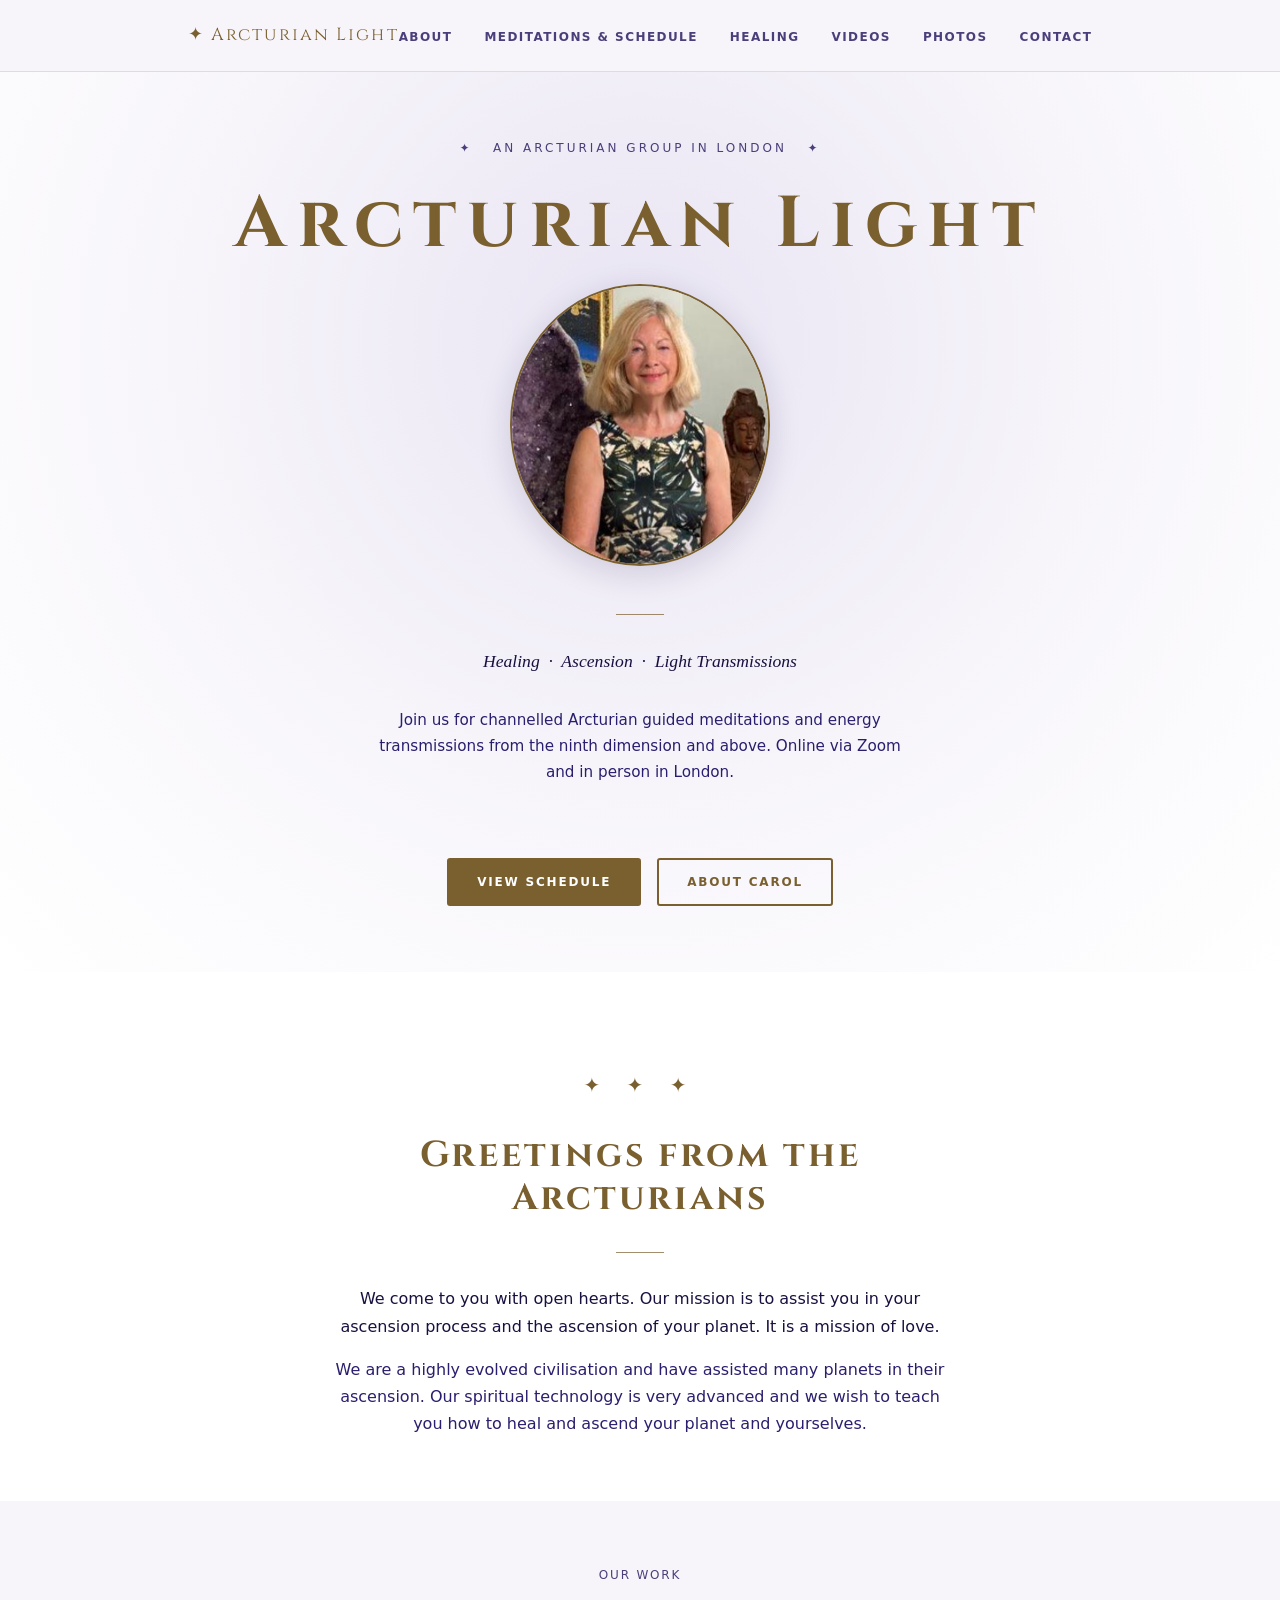
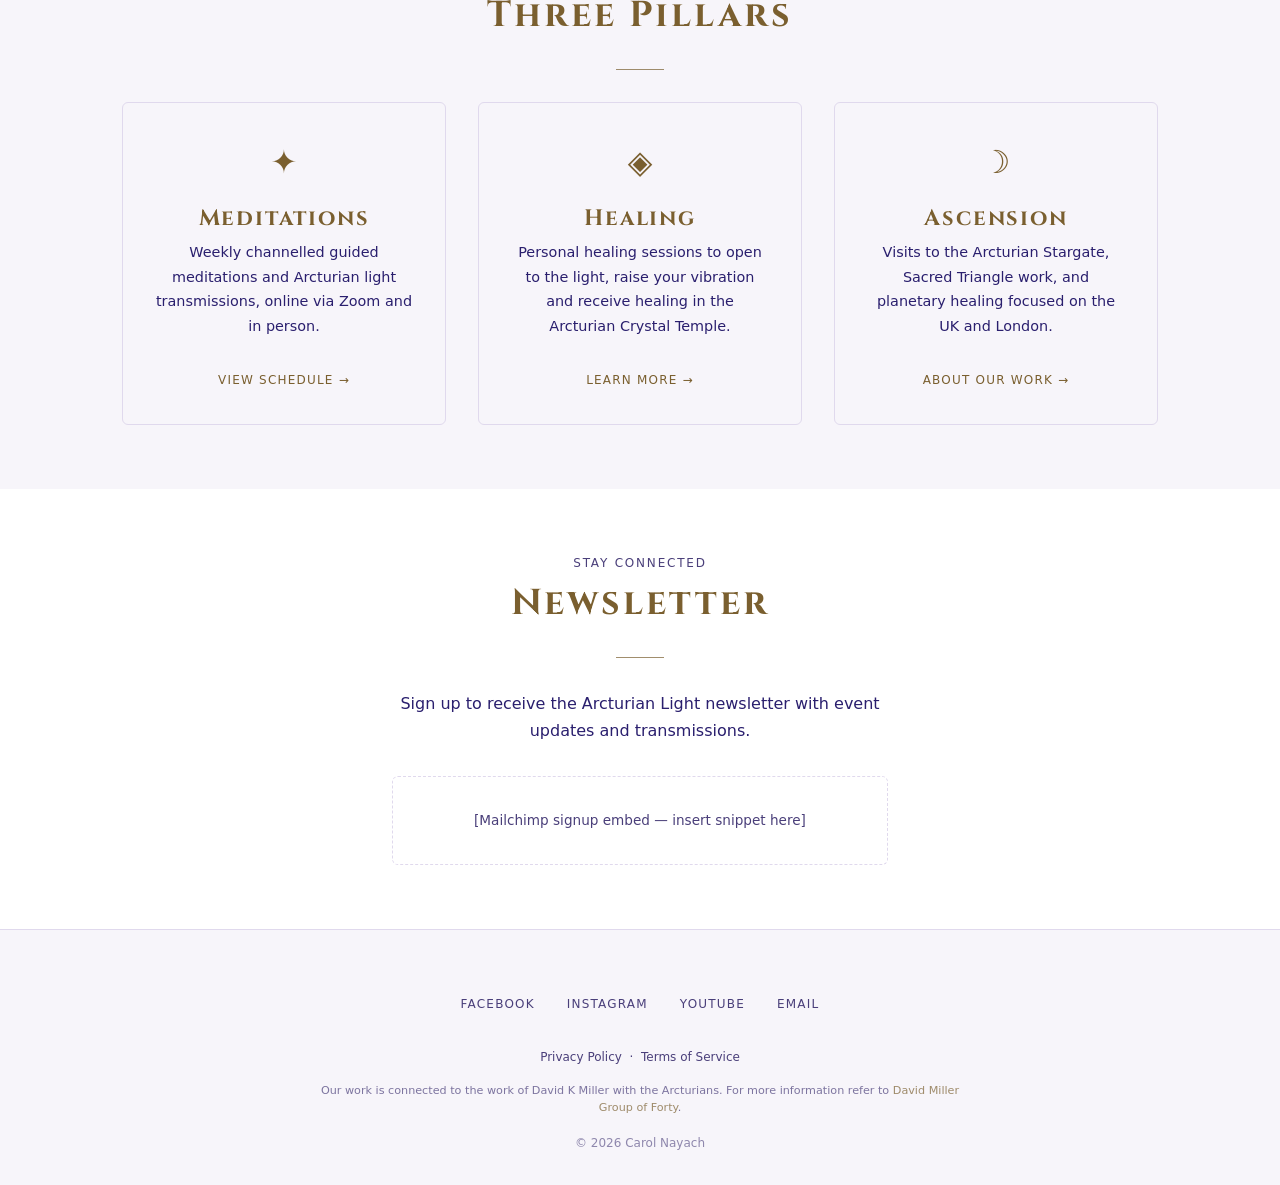
<file: index.html>
<!DOCTYPE html>
<html lang="en">
<head>
  <meta charset="UTF-8">
  <meta name="viewport" content="width=device-width, initial-scale=1.0">
  <title>Arcturian Light London — Healing &amp; Ascension Meditations</title>
  <meta name="description" content="Join Carol Nayach for channelled Arcturian light transmissions, guided meditations and personal healing sessions online and in London.">
  <link rel="preconnect" href="https://fonts.googleapis.com">
  <link rel="preconnect" href="https://fonts.gstatic.com" crossorigin>
  <link href="https://fonts.googleapis.com/css2?family=Cinzel:wght@400;600&display=swap" rel="stylesheet">
  <link rel="stylesheet" href="css/style.css">
</head>
<body>

  <a href="#main-content" class="skip-link">Skip to main content</a>

  <!-- HEADER / NAV -->
  <header class="site-header">
    <div class="container">
      <nav class="nav" aria-label="Main navigation">
        <a href="index.html" class="nav-brand">✦ Arcturian Light</a>
        <button class="nav-toggle" aria-expanded="false" aria-controls="nav-links" aria-label="Toggle navigation">
          <span></span><span></span><span></span>
        </button>
        <ul class="nav-links" id="nav-links">
          <li><a href="about.html">About</a></li>
          <li><a href="meditations.html">Meditations &amp; Schedule</a></li>
          <li><a href="healing.html">Healing</a></li>
          <li><a href="videos.html">Videos</a></li>
          <li><a href="photos.html">Photos</a></li>
          <li><a href="contact.html">Contact</a></li>
        </ul>
      </nav>
    </div>
  </header>

  <main id="main-content">

  <!-- HERO -->
  <section class="hero">
    <div class="hero-inner">
      <p style="font-size:0.75rem;letter-spacing:0.25em;text-transform:uppercase;color:var(--color-violet);margin-bottom:1.5rem;">
        ✦ &nbsp; An Arcturian Group in London &nbsp; ✦
      </p>
      <h1 style="font-size:clamp(2.5rem,6vw,4.5rem);letter-spacing:0.15em;margin-bottom:1rem;">
        Arcturian Light
      </h1>
      <img src="images/CarolNayach.png" alt="Carol Nayach" class="hero-image">
      <div class="divider"></div>
      <p style="font-family:var(--font-serif);font-style:italic;font-size:1.1rem;color:var(--color-cream);margin-bottom:2rem;max-width:520px;">
        Healing &nbsp;·&nbsp; Ascension &nbsp;·&nbsp; Light Transmissions
      </p>
      <p style="max-width:540px;color:var(--color-body-text);margin-bottom:2.5rem;font-size:0.95rem;">
        Join us for channelled Arcturian guided meditations and energy transmissions from the ninth dimension and above. Online via Zoom and in person in London.
      </p>
      <div class="btn-group">
        <a href="meditations.html" class="btn btn--primary">View Schedule</a>
        <a href="about.html" class="btn btn--outline">About Carol</a>
      </div>
    </div>
  </section>

  <!-- INTRO -->
  <section class="section text-center">
    <div class="container" style="max-width:680px;">
      <span class="star-sep">✦ ✦ ✦</span>
      <h2>Greetings from the Arcturians</h2>
      <div class="divider"></div>
      <p style="color:var(--color-cream);">
        We come to you with open hearts. Our mission is to assist you in your ascension process and the ascension of your planet. It is a mission of love.
      </p>
      <p>
        We are a highly evolved civilisation and have assisted many planets in their ascension. Our spiritual technology is very advanced and we wish to teach you how to heal and ascend your planet and yourselves.
      </p>
    </div>
  </section>

  <!-- THREE PILLARS -->
  <section class="section section--accent">
    <div class="container">
      <div class="text-center" style="margin-bottom:var(--space-md);">
        <p class="label">Our Work</p>
        <h2>Three Pillars</h2>
        <div class="divider"></div>
      </div>
      <div class="cards-grid cards-grid--3">
        <div class="card">
          <div class="card-icon">✦</div>
          <h3>Meditations</h3>
          <p>Weekly channelled guided meditations and Arcturian light transmissions, online via Zoom and in person.</p>
          <a href="meditations.html" class="card-link">View Schedule →</a>
        </div>
        <div class="card">
          <div class="card-icon">◈</div>
          <h3>Healing</h3>
          <p>Personal healing sessions to open to the light, raise your vibration and receive healing in the Arcturian Crystal Temple.</p>
          <a href="healing.html" class="card-link">Learn More →</a>
        </div>
        <div class="card">
          <div class="card-icon">☽</div>
          <h3>Ascension</h3>
          <p>Visits to the Arcturian Stargate, Sacred Triangle work, and planetary healing focused on the UK and London.</p>
          <a href="about.html" class="card-link">About Our Work →</a>
        </div>
      </div>
    </div>
  </section>

  <!-- NEWSLETTER SIGNUP -->
  <section class="section text-center">
    <div class="container" style="max-width:560px;">
      <p class="label">Stay Connected</p>
      <h2>Newsletter</h2>
      <div class="divider"></div>
      <p>Sign up to receive the Arcturian Light newsletter with event updates and transmissions.</p>
      <!-- TODO: Replace with Mailchimp embed snippet from Carol's account -->
      <div style="margin-top:var(--space-md);padding:var(--space-md);border:1px dashed var(--color-accent);border-radius:6px;color:var(--color-violet);font-size:0.85rem;">
        [Mailchimp signup embed — insert snippet here]
      </div>
    </div>
  </section>

  </main>

  <!-- FOOTER -->
  <footer class="site-footer">
    <div class="container">
      <div class="footer-social">
        <a href="https://www.facebook.com/arcturianlightlondon" target="_blank" rel="noopener noreferrer">Facebook</a>
        <a href="https://www.instagram.com/arcturian_light_london" target="_blank" rel="noopener noreferrer">Instagram</a>
        <a href="https://www.youtube.com/@ArcturianLight" target="_blank" rel="noopener noreferrer">YouTube</a>
        <a href="mailto:nayachcarol@gmail.com">Email</a>
      </div>
      <div class="footer-legal">
        <a href="privacy-policy.html">Privacy Policy</a> &nbsp;·&nbsp;
        <a href="terms.html">Terms of Service</a>
      </div>
      <p class="footer-attribution">
        Our work is connected to the work of David K Miller with the Arcturians.
        For more information refer to <a href="https://groupofforty.com/" target="_blank" rel="noopener noreferrer">David Miller Group of Forty</a>.
      </p>
      <p class="footer-copyright">&copy; <span id="copyright-year"></span> Carol Nayach</p>
    </div>
  </footer>

  <script src="js/main.js"></script>
</body>
</html>
</file>
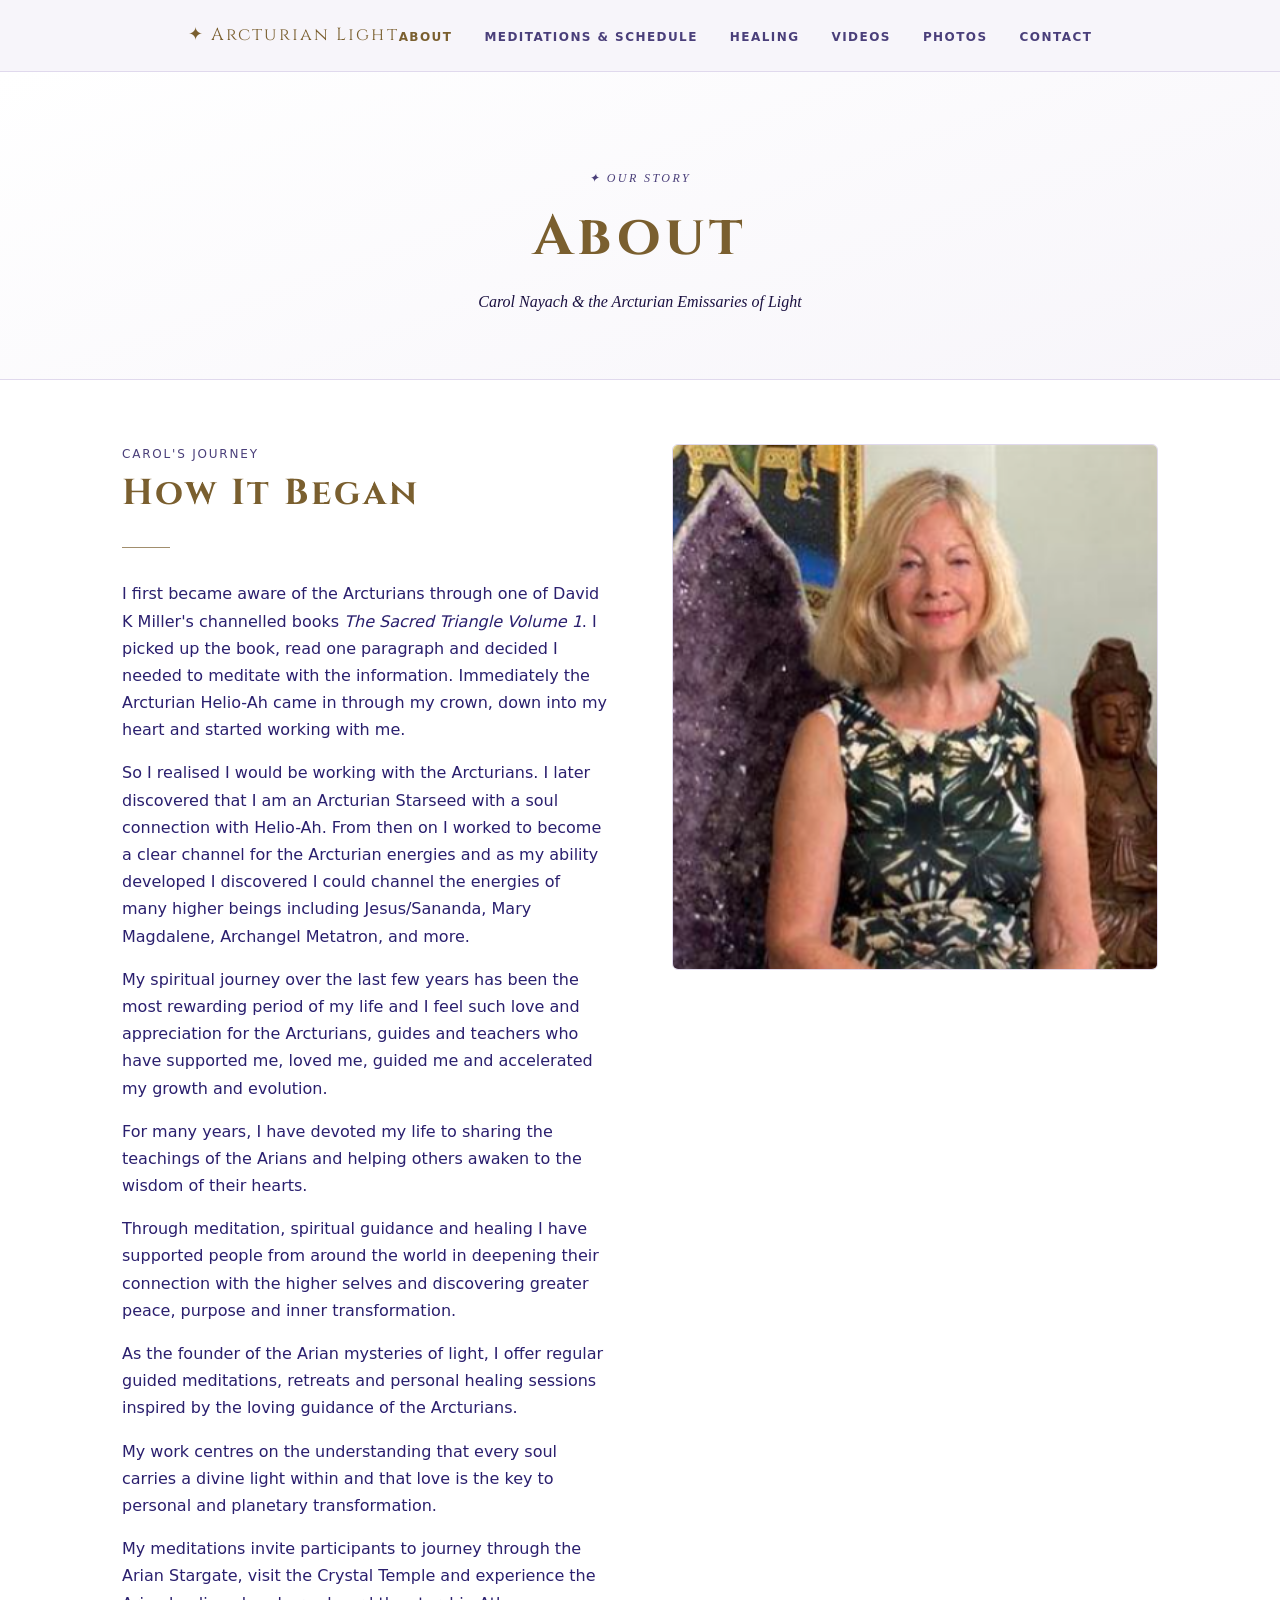
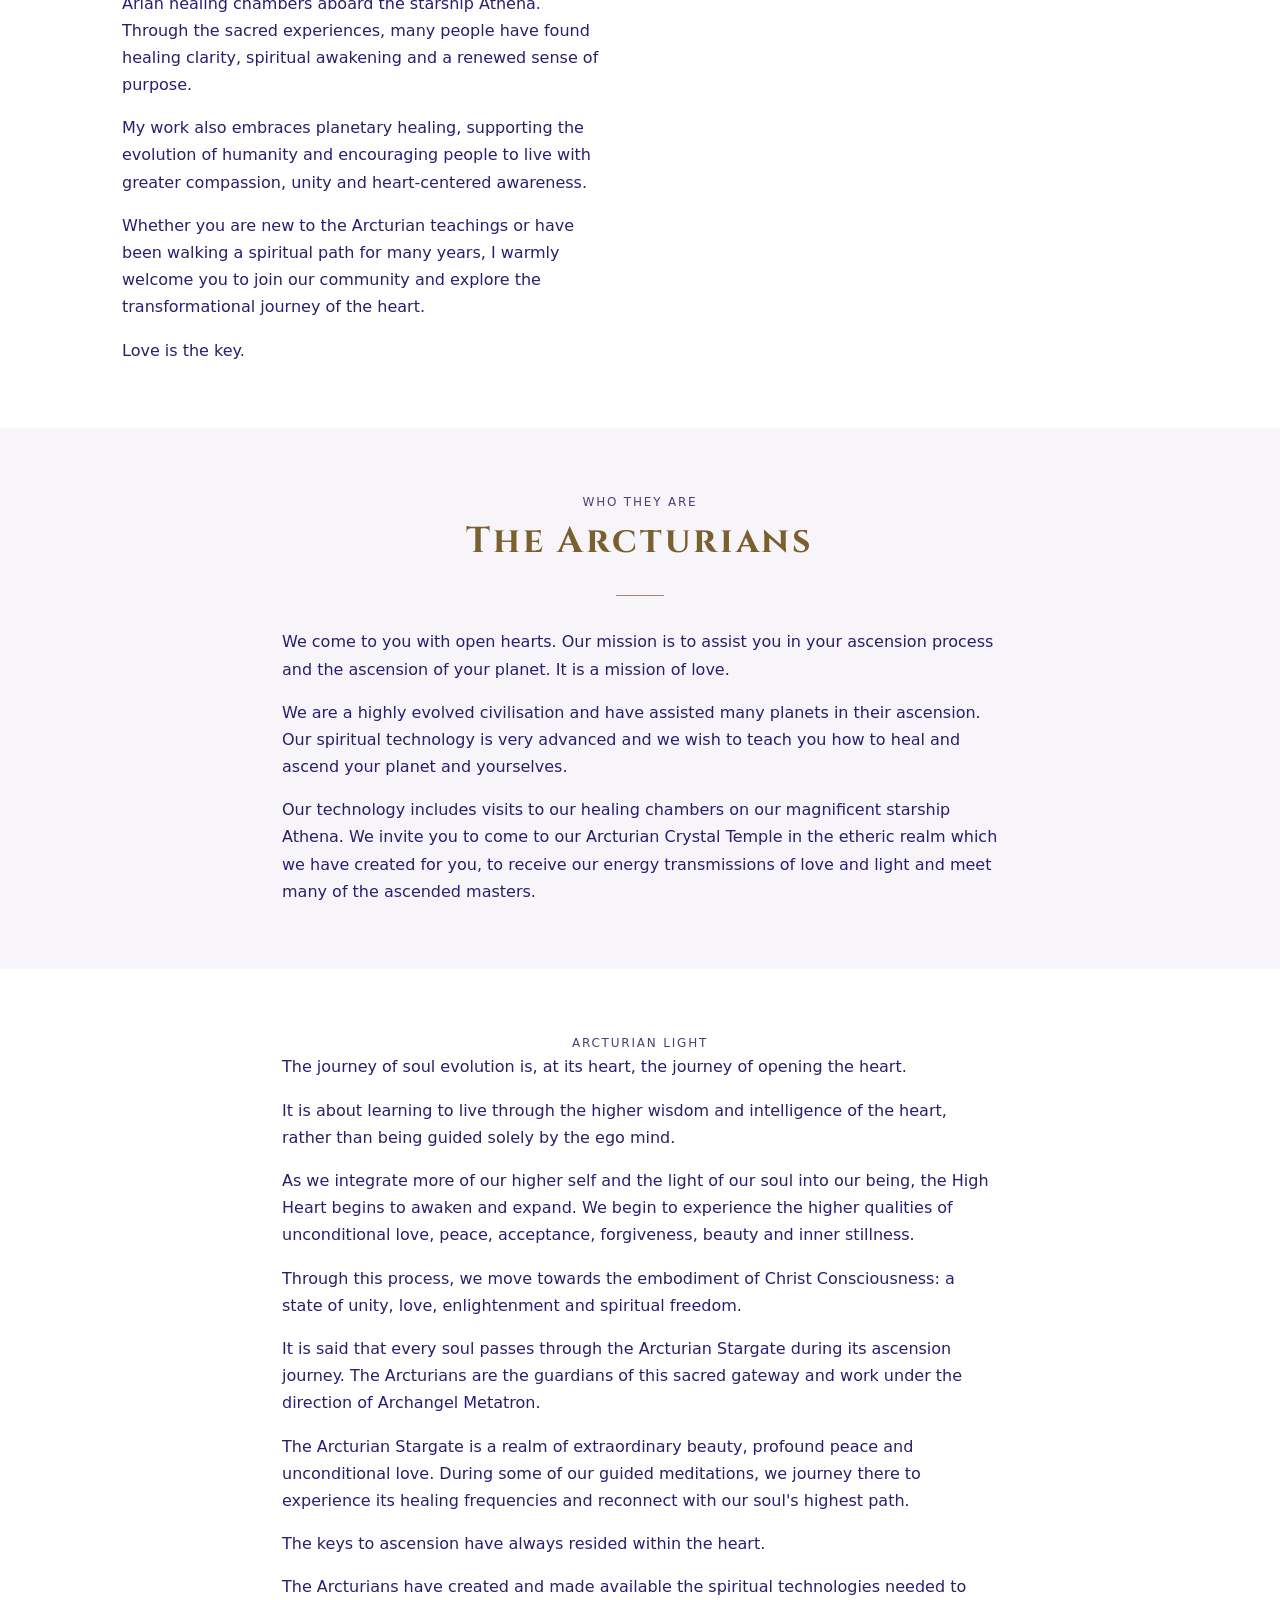
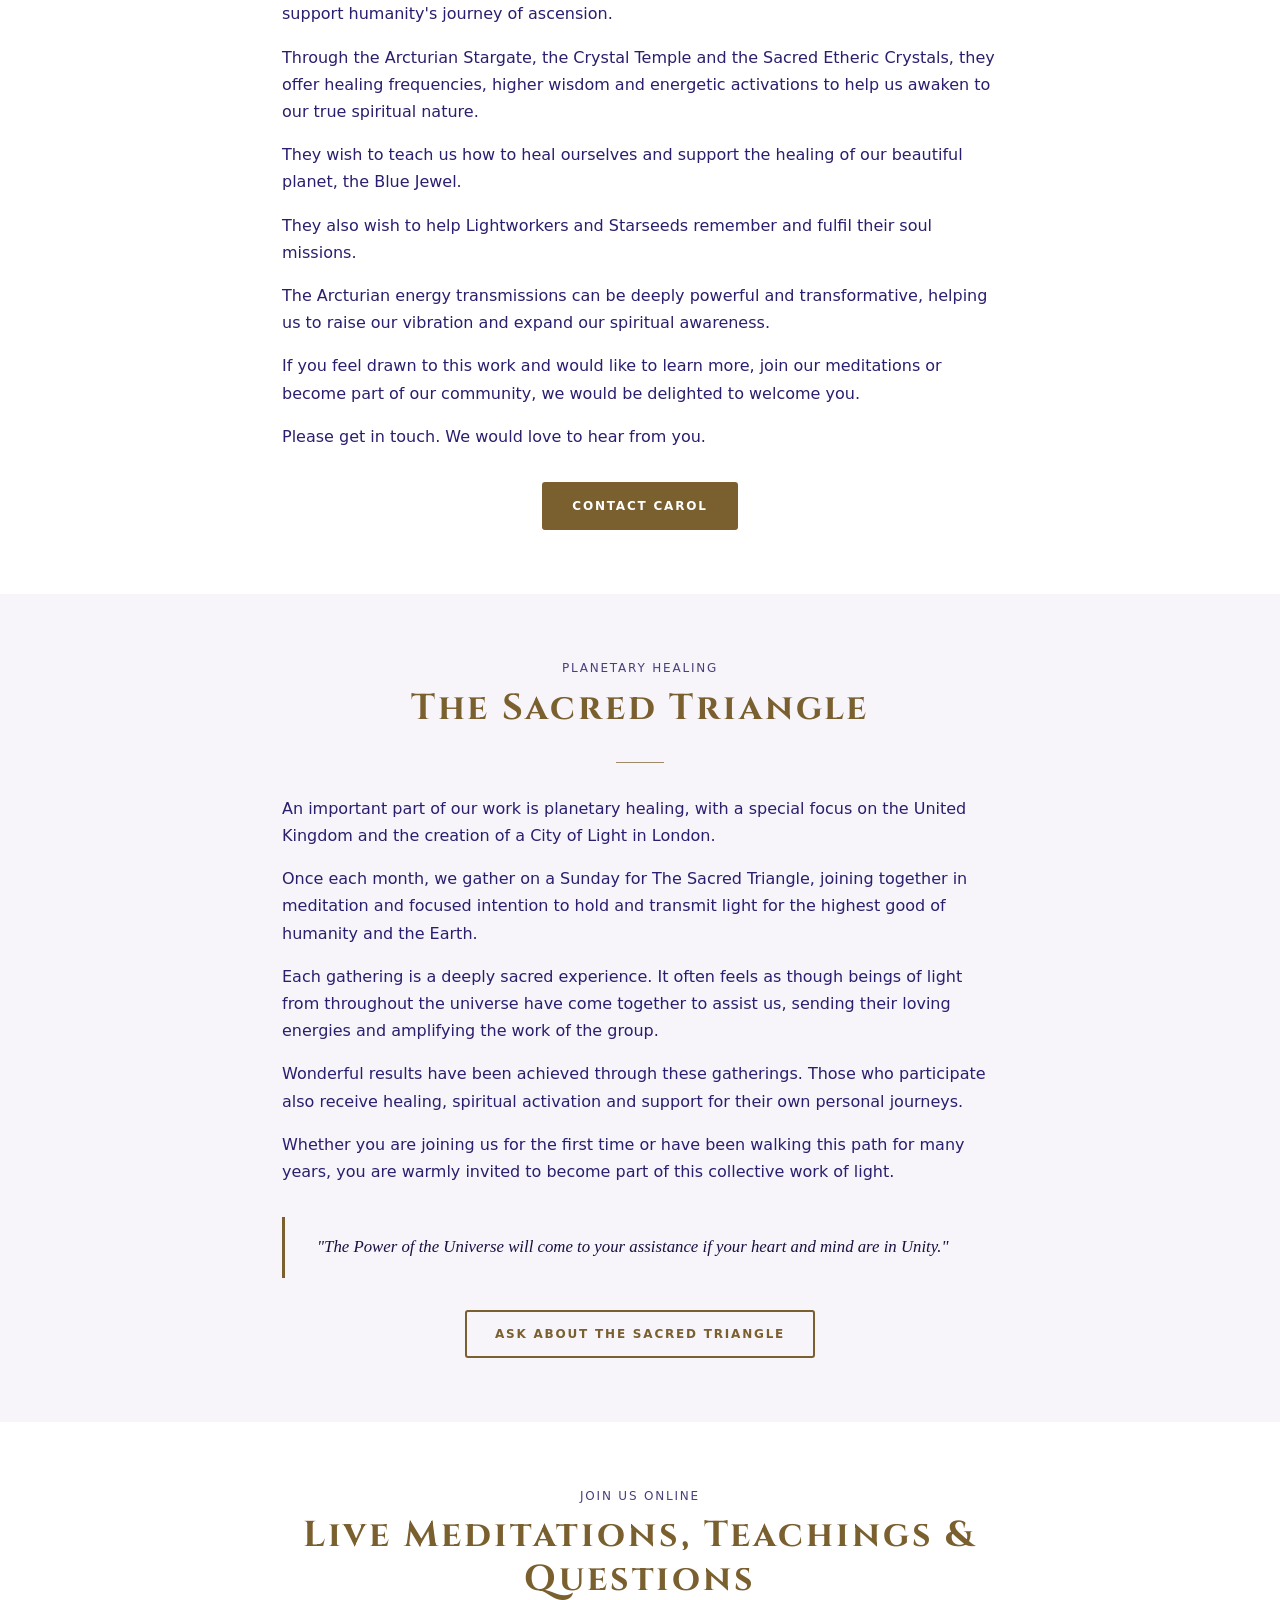
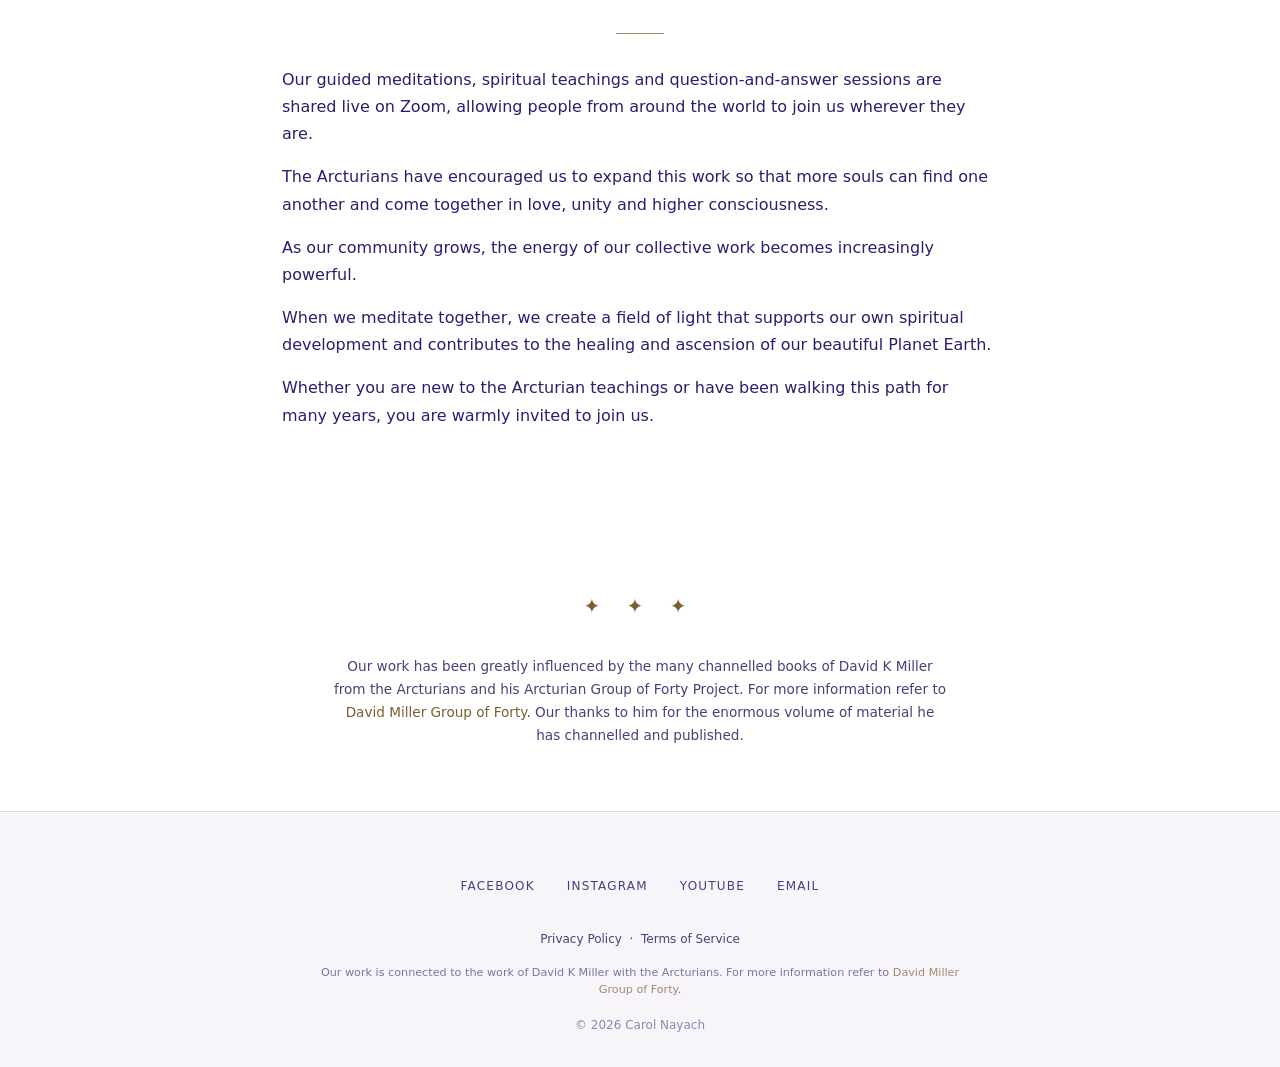
<file: about.html>
<!DOCTYPE html>
<html lang="en">
<head>
  <meta charset="UTF-8">
  <meta name="viewport" content="width=device-width, initial-scale=1.0">
  <title>About — Arcturian Light London</title>
  <meta name="description" content="Learn about Carol Nayach, the Arcturians, the Arcturian Stargate, Crystal Temple and the Sacred Triangle.">
  <link rel="preconnect" href="https://fonts.googleapis.com">
  <link rel="preconnect" href="https://fonts.gstatic.com" crossorigin>
  <link href="https://fonts.googleapis.com/css2?family=Cinzel:wght@400;600&display=swap" rel="stylesheet">
  <link rel="stylesheet" href="css/style.css">
</head>
<body>

  <a href="#main-content" class="skip-link">Skip to main content</a>

  <header class="site-header">
    <div class="container">
      <nav class="nav" aria-label="Main navigation">
        <a href="index.html" class="nav-brand">✦ Arcturian Light</a>
        <button class="nav-toggle" aria-expanded="false" aria-controls="nav-links" aria-label="Toggle navigation">
          <span></span><span></span><span></span>
        </button>
        <ul class="nav-links" id="nav-links">
          <li><a href="about.html" aria-current="page">About</a></li>
          <li><a href="meditations.html">Meditations &amp; Schedule</a></li>
          <li><a href="healing.html">Healing</a></li>
          <li><a href="videos.html">Videos</a></li>
          <li><a href="photos.html">Photos</a></li>
          <li><a href="contact.html">Contact</a></li>
        </ul>
      </nav>
    </div>
  </header>

  <main id="main-content">

    <section class="page-hero">
      <div class="container">
        <p class="label">✦ Our Story</p>
        <h1>About</h1>
        <p>Carol Nayach &amp; the Arcturian Emissaries of Light</p>
      </div>
    </section>

    <section class="section">
      <div class="container">
        <div class="content-split">
          <div>
            <p class="label">Carol's Journey</p>
            <h2>How It Began</h2>
            <div class="divider" style="margin-left:0;"></div>
            <p>I first became aware of the Arcturians through one of David K Miller's channelled books <em>The Sacred Triangle Volume 1</em>. I picked up the book, read one paragraph and decided I needed to meditate with the information. Immediately the Arcturian Helio-Ah came in through my crown, down into my heart and started working with me.</p>
            <p>So I realised I would be working with the Arcturians. I later discovered that I am an Arcturian Starseed with a soul connection with Helio-Ah. From then on I worked to become a clear channel for the Arcturian energies and as my ability developed I discovered I could channel the energies of many higher beings including Jesus/Sananda, Mary Magdalene, Archangel Metatron, and more.</p>
            <p>My spiritual journey over the last few years has been the most rewarding period of my life and I feel such love and appreciation for the Arcturians, guides and teachers who have supported me, loved me, guided me and accelerated my growth and evolution.</p>
            <p>For many years, I have devoted my life to sharing the teachings of the Arians and helping others awaken to the wisdom of their hearts.</p>
            <p>Through meditation, spiritual guidance and healing I have supported people from around the world in deepening their connection with the higher selves and discovering greater peace, purpose and inner transformation.</p>
            <p>As the founder of the Arian mysteries of light, I offer regular guided meditations, retreats and personal healing sessions inspired by the loving guidance of the Arcturians.</p>
            <p>My work centres on the understanding that every soul carries a divine light within and that love is the key to personal and planetary transformation.</p>
            <p>My meditations invite participants to journey through the Arian Stargate, visit the Crystal Temple and experience the Arian healing chambers aboard the starship Athena. Through the sacred experiences, many people have found healing clarity, spiritual awakening and a renewed sense of purpose.</p>
            <p>My work also embraces planetary healing, supporting the evolution of humanity and encouraging people to live with greater compassion, unity and heart-centered awareness.</p>
            <p>Whether you are new to the Arcturian teachings or have been walking a spiritual path for many years, I warmly welcome you to join our community and explore the transformational journey of the heart.</p>
            <p>Love is the key.</p>
          </div>
          <div>
            <img src="images/CarolNayach.png" alt="Carol Nayach">
          </div>
        </div>
      </div>
    </section>

    <section class="section section--accent">
      <div class="container" style="max-width:780px;">
        <div class="text-center">
          <p class="label">Who They Are</p>
          <h2>The Arcturians</h2>
          <div class="divider"></div>
        </div>
        <p>We come to you with open hearts. Our mission is to assist you in your ascension process and the ascension of your planet. It is a mission of love.</p>
        <p>We are a highly evolved civilisation and have assisted many planets in their ascension. Our spiritual technology is very advanced and we wish to teach you how to heal and ascend your planet and yourselves.</p>
        <p>Our technology includes visits to our healing chambers on our magnificent starship Athena. We invite you to come to our Arcturian Crystal Temple in the etheric realm which we have created for you, to receive our energy transmissions of love and light and meet many of the ascended masters.</p>
      </div>
    </section>

    <section class="section">
      <div class="container" style="max-width:780px;">
        <div class="text-center">
          <p class="label">Arcturian Light</p>
        </div>
        <p>The journey of soul evolution is, at its heart, the journey of opening the heart.</p>
        <p>It is about learning to live through the higher wisdom and intelligence of the heart, rather than being guided solely by the ego mind.</p>
        <p>As we integrate more of our higher self and the light of our soul into our being, the High Heart begins to awaken and expand. We begin to experience the higher qualities of unconditional love, peace, acceptance, forgiveness, beauty and inner stillness.</p>
        <p>Through this process, we move towards the embodiment of Christ Consciousness: a state of unity, love, enlightenment and spiritual freedom.</p>
        <p>It is said that every soul passes through the Arcturian Stargate during its ascension journey. The Arcturians are the guardians of this sacred gateway and work under the direction of Archangel Metatron.</p>
        <p>The Arcturian Stargate is a realm of extraordinary beauty, profound peace and unconditional love. During some of our guided meditations, we journey there to experience its healing frequencies and reconnect with our soul's highest path.</p>
        <p>The keys to ascension have always resided within the heart.</p>
        <p>The Arcturians have created and made available the spiritual technologies needed to support humanity's journey of ascension.</p>
        <p>Through the Arcturian Stargate, the Crystal Temple and the Sacred Etheric Crystals, they offer healing frequencies, higher wisdom and energetic activations to help us awaken to our true spiritual nature.</p>
        <p>They wish to teach us how to heal ourselves and support the healing of our beautiful planet, the Blue Jewel.</p>
        <p>They also wish to help Lightworkers and Starseeds remember and fulfil their soul missions.</p>
        <p>The Arcturian energy transmissions can be deeply powerful and transformative, helping us to raise our vibration and expand our spiritual awareness.</p>
        <p>If you feel drawn to this work and would like to learn more, join our meditations or become part of our community, we would be delighted to welcome you.</p>
        <p>Please get in touch. We would love to hear from you.</p>
        <div class="btn-group">
          <a href="contact.html" class="btn btn--primary">Contact Carol</a>
        </div>
      </div>
    </section>

    <section class="section section--accent">
      <div class="container" style="max-width:780px;">
        <div class="text-center">
          <p class="label">Planetary Healing</p>
          <h2>The Sacred Triangle</h2>
          <div class="divider"></div>
        </div>
        <p>An important part of our work is planetary healing, with a special focus on the United Kingdom and the creation of a City of Light in London.</p>
        <p>Once each month, we gather on a Sunday for The Sacred Triangle, joining together in meditation and focused intention to hold and transmit light for the highest good of humanity and the Earth.</p>
        <p>Each gathering is a deeply sacred experience. It often feels as though beings of light from throughout the universe have come together to assist us, sending their loving energies and amplifying the work of the group.</p>
        <p>Wonderful results have been achieved through these gatherings. Those who participate also receive healing, spiritual activation and support for their own personal journeys.</p>
        <p>Whether you are joining us for the first time or have been walking this path for many years, you are warmly invited to become part of this collective work of light.</p>
        <blockquote class="testimonial">"The Power of the Universe will come to your assistance if your heart and mind are in Unity."</blockquote>
        <div class="btn-group">
          <a href="contact.html" class="btn btn--outline">Ask About The Sacred Triangle</a>
        </div>
      </div>
    </section>

    <section class="section">
      <div class="container" style="max-width:780px;">
        <div class="text-center">
          <p class="label">Join Us Online</p>
          <h2>Live Meditations, Teachings &amp; Questions</h2>
          <div class="divider"></div>
        </div>
        <p>Our guided meditations, spiritual teachings and question-and-answer sessions are shared live on Zoom, allowing people from around the world to join us wherever they are.</p>
        <p>The Arcturians have encouraged us to expand this work so that more souls can find one another and come together in love, unity and higher consciousness.</p>
        <p>As our community grows, the energy of our collective work becomes increasingly powerful.</p>
        <p>When we meditate together, we create a field of light that supports our own spiritual development and contributes to the healing and ascension of our beautiful Planet Earth.</p>
        <p>Whether you are new to the Arcturian teachings or have been walking this path for many years, you are warmly invited to join us.</p>
      </div>
    </section>

    <section class="section">
      <div class="container" style="max-width:680px;text-align:center;">
        <span class="star-sep">✦ ✦ ✦</span>
        <p style="font-size:0.85rem;color:var(--color-violet);">
          Our work has been greatly influenced by the many channelled books of David K Miller from the Arcturians and his Arcturian Group of Forty Project. For more information refer to <a href="https://groupofforty.com/" target="_blank" rel="noopener noreferrer">David Miller Group of Forty</a>. Our thanks to him for the enormous volume of material he has channelled and published.
        </p>
      </div>
    </section>

  </main>

  <footer class="site-footer">
    <div class="container">
      <div class="footer-social">
        <a href="https://www.facebook.com/arcturianlightlondon" target="_blank" rel="noopener noreferrer">Facebook</a>
        <a href="https://www.instagram.com/arcturian_light_london" target="_blank" rel="noopener noreferrer">Instagram</a>
        <a href="https://www.youtube.com/@ArcturianLight" target="_blank" rel="noopener noreferrer">YouTube</a>
        <a href="mailto:nayachcarol@gmail.com">Email</a>
      </div>
      <div class="footer-legal">
        <a href="privacy-policy.html">Privacy Policy</a> &nbsp;·&nbsp;
        <a href="terms.html">Terms of Service</a>
      </div>
      <p class="footer-attribution">
        Our work is connected to the work of David K Miller with the Arcturians.
        For more information refer to <a href="https://groupofforty.com/" target="_blank" rel="noopener noreferrer">David Miller Group of Forty</a>.
      </p>
      <p class="footer-copyright">&copy; <span id="copyright-year"></span> Carol Nayach</p>
    </div>
  </footer>

  <script src="js/main.js"></script>
</body>
</html>
</file>
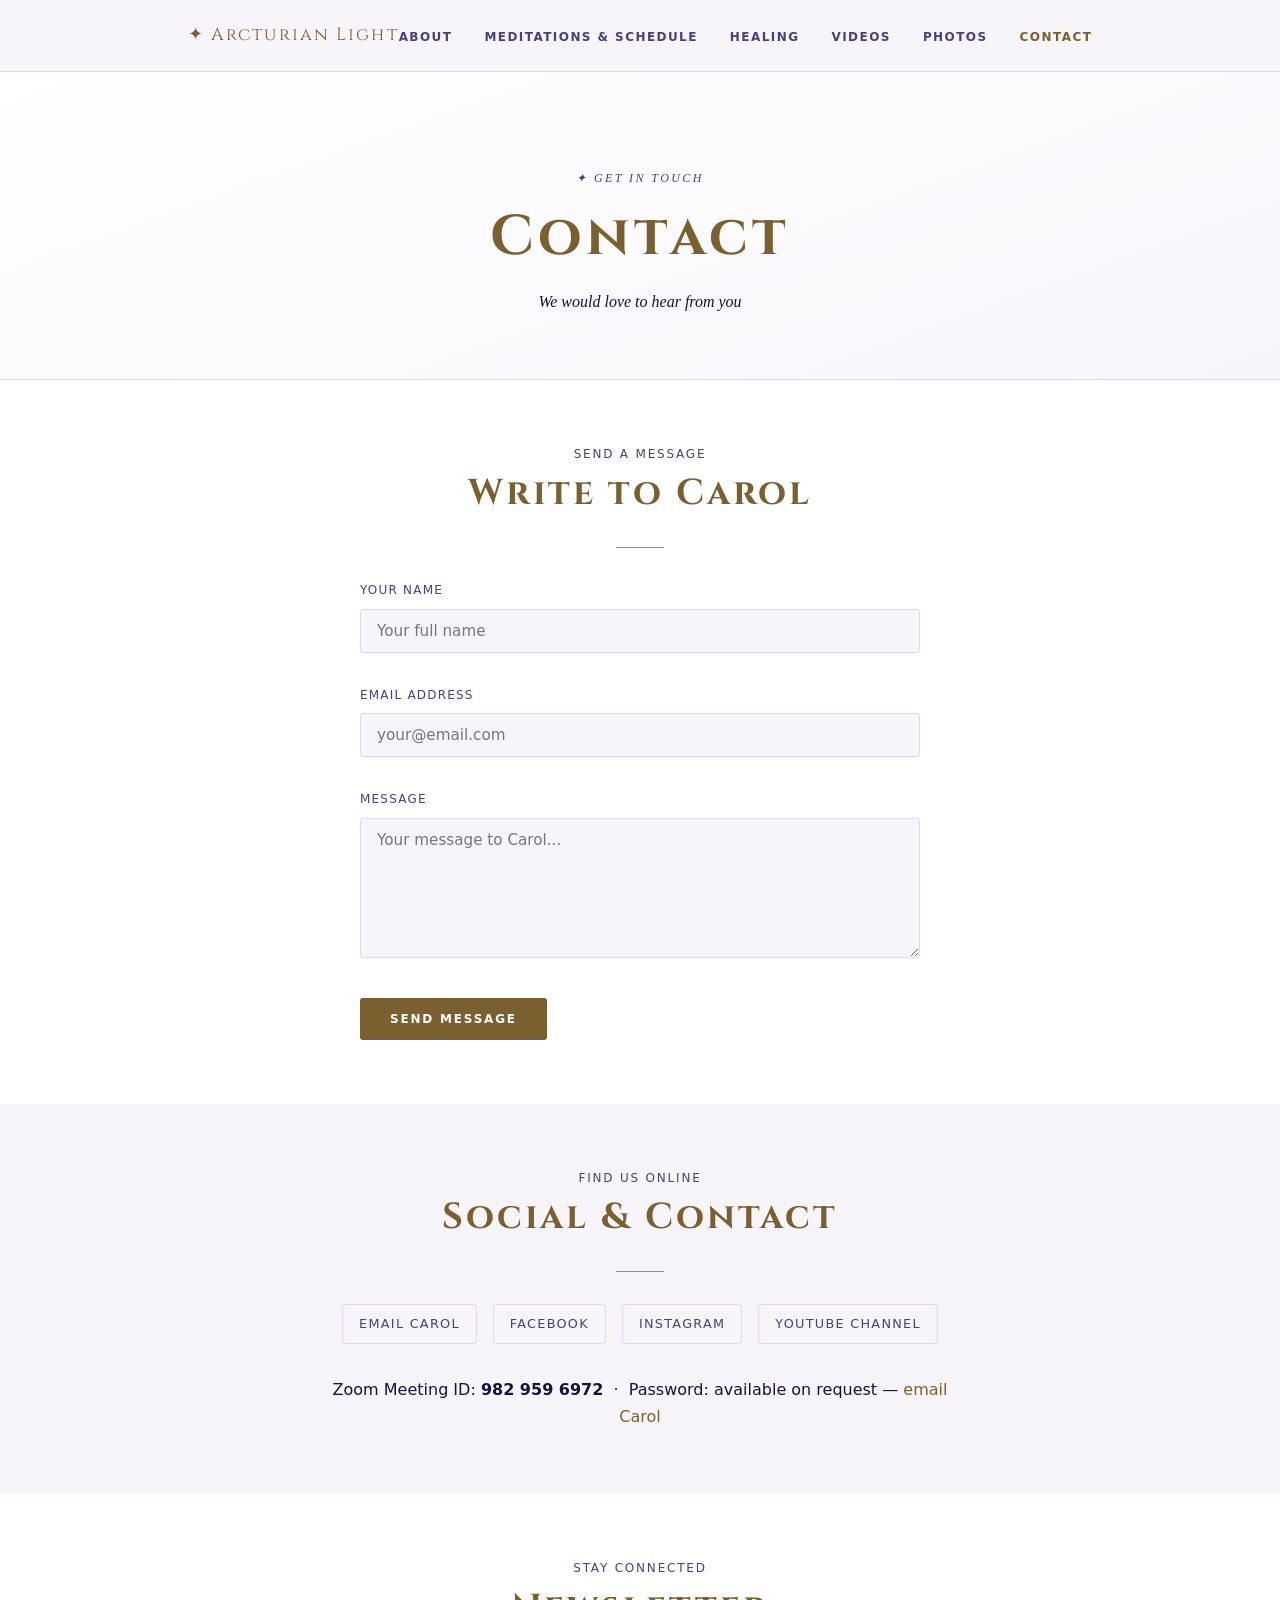
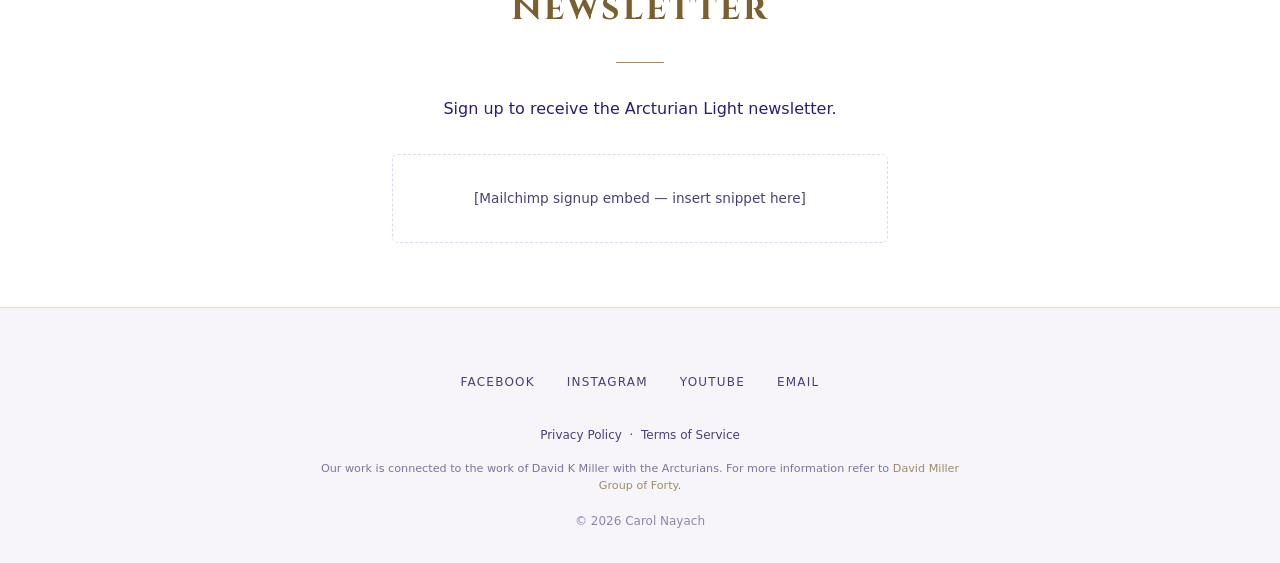
<file: contact.html>
<!DOCTYPE html>
<html lang="en">
<head>
  <meta charset="UTF-8">
  <meta name="viewport" content="width=device-width, initial-scale=1.0">
  <title>Contact — Arcturian Light London</title>
  <meta name="description" content="Get in touch with Carol Nayach to join a meditation session or book a personal healing session.">
  <link rel="preconnect" href="https://fonts.googleapis.com">
  <link rel="preconnect" href="https://fonts.gstatic.com" crossorigin>
  <link href="https://fonts.googleapis.com/css2?family=Cinzel:wght@400;600&display=swap" rel="stylesheet">
  <link rel="stylesheet" href="css/style.css">
</head>
<body>

  <a href="#main-content" class="skip-link">Skip to main content</a>

  <header class="site-header">
    <div class="container">
      <nav class="nav" aria-label="Main navigation">
        <a href="index.html" class="nav-brand">✦ Arcturian Light</a>
        <button class="nav-toggle" aria-expanded="false" aria-controls="nav-links" aria-label="Toggle navigation">
          <span></span><span></span><span></span>
        </button>
        <ul class="nav-links" id="nav-links">
          <li><a href="about.html">About</a></li>
          <li><a href="meditations.html">Meditations &amp; Schedule</a></li>
          <li><a href="healing.html">Healing</a></li>
          <li><a href="videos.html">Videos</a></li>
          <li><a href="photos.html">Photos</a></li>
          <li><a href="contact.html" aria-current="page">Contact</a></li>
        </ul>
      </nav>
    </div>
  </header>

  <main id="main-content">

    <section class="page-hero">
      <div class="container">
        <p class="label">✦ Get in Touch</p>
        <h1>Contact</h1>
        <p>We would love to hear from you</p>
      </div>
    </section>

    <section class="section">
      <div class="container">
        <div class="text-center" style="margin-bottom:var(--space-md);">
          <p class="label">Send a Message</p>
          <h2>Write to Carol</h2>
          <div class="divider"></div>
        </div>
        <!-- TODO: Replace FORMSPREE_ID with the real Formspree form ID.
             Create a free account at formspree.io, point the form to nayachcarol@gmail.com,
             and replace FORMSPREE_ID with the ID provided (e.g. xpzgkwrb). -->
        <form class="contact-form" action="https://formspree.io/f/FORMSPREE_ID" method="POST">
          <div class="form-group">
            <label for="name">Your Name</label>
            <input type="text" id="name" name="name" required placeholder="Your full name" autocomplete="name">
          </div>
          <div class="form-group">
            <label for="email">Email Address</label>
            <input type="email" id="email" name="email" required placeholder="your@email.com" autocomplete="email">
          </div>
          <div class="form-group">
            <label for="message">Message</label>
            <textarea id="message" name="message" required placeholder="Your message to Carol..."></textarea>
          </div>
          <div class="btn-group" style="justify-content:flex-start;">
            <button type="submit" class="btn btn--primary">Send Message</button>
          </div>
        </form>
      </div>
    </section>

    <section class="section section--accent">
      <div class="container" style="max-width:680px;text-align:center;">
        <p class="label">Find Us Online</p>
        <h2>Social &amp; Contact</h2>
        <div class="divider"></div>
        <div class="social-links">
          <a href="mailto:nayachcarol@gmail.com">Email Carol</a>
          <a href="https://www.facebook.com/arcturianlightlondon" target="_blank" rel="noopener noreferrer">Facebook</a>
          <a href="https://www.instagram.com/arcturian_light_london" target="_blank" rel="noopener noreferrer">Instagram</a>
          <a href="https://www.youtube.com/@ArcturianLight" target="_blank" rel="noopener noreferrer">YouTube Channel</a>
        </div>
        <p style="margin-top:var(--space-md);color:var(--color-cream);">
          Zoom Meeting ID: <strong>982 959 6972</strong> &nbsp;·&nbsp; Password: available on request — <a href="mailto:nayachcarol@gmail.com">email Carol</a>
        </p>
      </div>
    </section>

    <section class="section text-center">
      <div class="container" style="max-width:560px;">
        <p class="label">Stay Connected</p>
        <h2>Newsletter</h2>
        <div class="divider"></div>
        <p>Sign up to receive the Arcturian Light newsletter.</p>
        <!-- TODO: Replace with Mailchimp embed snippet from Carol's Mailchimp account -->
        <div style="margin-top:var(--space-md);padding:var(--space-md);border:1px dashed var(--color-accent);border-radius:6px;color:var(--color-violet);font-size:0.85rem;">
          [Mailchimp signup embed — insert snippet here]
        </div>
      </div>
    </section>

  </main>

  <footer class="site-footer">
    <div class="container">
      <div class="footer-social">
        <a href="https://www.facebook.com/arcturianlightlondon" target="_blank" rel="noopener noreferrer">Facebook</a>
        <a href="https://www.instagram.com/arcturian_light_london" target="_blank" rel="noopener noreferrer">Instagram</a>
        <a href="https://www.youtube.com/@ArcturianLight" target="_blank" rel="noopener noreferrer">YouTube</a>
        <a href="mailto:nayachcarol@gmail.com">Email</a>
      </div>
      <div class="footer-legal">
        <a href="privacy-policy.html">Privacy Policy</a> &nbsp;·&nbsp;
        <a href="terms.html">Terms of Service</a>
      </div>
      <p class="footer-attribution">
        Our work is connected to the work of David K Miller with the Arcturians.
        For more information refer to <a href="https://groupofforty.com/" target="_blank" rel="noopener noreferrer">David Miller Group of Forty</a>.
      </p>
      <p class="footer-copyright">&copy; <span id="copyright-year"></span> Carol Nayach</p>
    </div>
  </footer>

  <script src="js/main.js"></script>
</body>
</html>
</file>
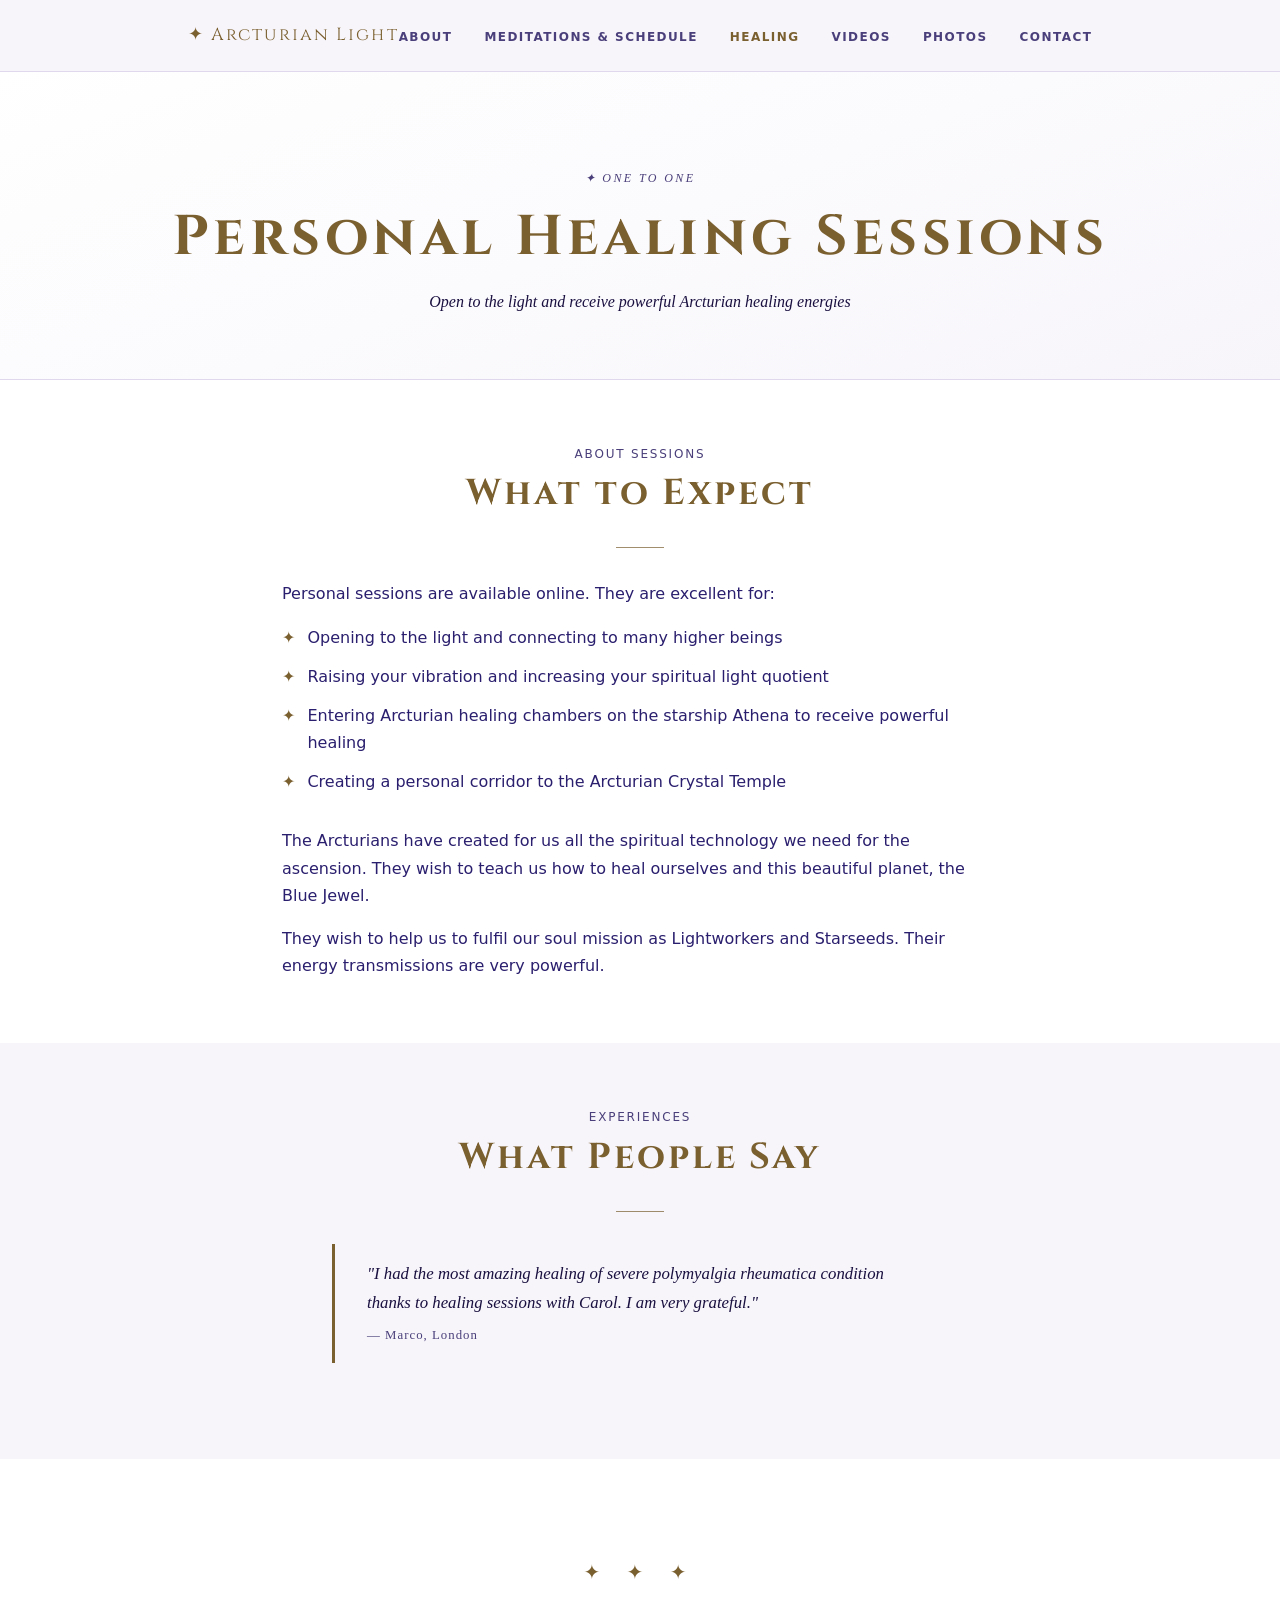
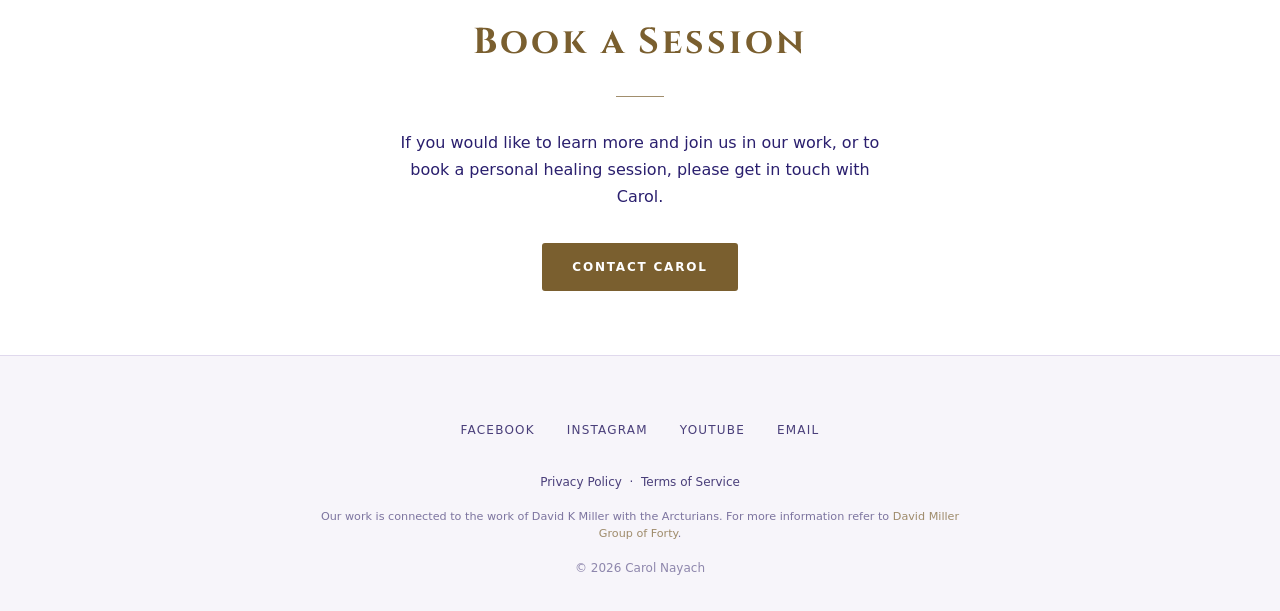
<file: healing.html>
<!DOCTYPE html>
<html lang="en">
<head>
  <meta charset="UTF-8">
  <meta name="viewport" content="width=device-width, initial-scale=1.0">
  <title>Personal Healing Sessions — Arcturian Light London</title>
  <meta name="description" content="Book a personal Arcturian healing session with Carol Nayach. Raise your vibration, connect with higher beings and enter Arcturian healing chambers.">
  <link rel="preconnect" href="https://fonts.googleapis.com">
  <link rel="preconnect" href="https://fonts.gstatic.com" crossorigin>
  <link href="https://fonts.googleapis.com/css2?family=Cinzel:wght@400;600&display=swap" rel="stylesheet">
  <link rel="stylesheet" href="css/style.css">
</head>
<body>

  <a href="#main-content" class="skip-link">Skip to main content</a>

  <header class="site-header">
    <div class="container">
      <nav class="nav" aria-label="Main navigation">
        <a href="index.html" class="nav-brand">✦ Arcturian Light</a>
        <button class="nav-toggle" aria-expanded="false" aria-controls="nav-links" aria-label="Toggle navigation">
          <span></span><span></span><span></span>
        </button>
        <ul class="nav-links" id="nav-links">
          <li><a href="about.html">About</a></li>
          <li><a href="meditations.html">Meditations &amp; Schedule</a></li>
          <li><a href="healing.html" aria-current="page">Healing</a></li>
          <li><a href="videos.html">Videos</a></li>
          <li><a href="photos.html">Photos</a></li>
          <li><a href="contact.html">Contact</a></li>
        </ul>
      </nav>
    </div>
  </header>

  <main id="main-content">

    <section class="page-hero">
      <div class="container">
        <p class="label">✦ One to One</p>
        <h1>Personal Healing Sessions</h1>
        <p>Open to the light and receive powerful Arcturian healing energies</p>
      </div>
    </section>

    <section class="section">
      <div class="container" style="max-width:780px;">
        <div class="text-center">
          <p class="label">About Sessions</p>
          <h2>What to Expect</h2>
          <div class="divider"></div>
        </div>
        <p>Personal sessions are available online. They are excellent for:</p>
        <ul style="list-style:none;margin:var(--space-sm) 0 var(--space-md);display:grid;gap:0.75rem;">
          <li style="display:flex;gap:0.75rem;align-items:flex-start;"><span style="color:var(--color-gold);flex-shrink:0;" aria-hidden="true">✦</span> Opening to the light and connecting to many higher beings</li>
          <li style="display:flex;gap:0.75rem;align-items:flex-start;"><span style="color:var(--color-gold);flex-shrink:0;" aria-hidden="true">✦</span> Raising your vibration and increasing your spiritual light quotient</li>
          <li style="display:flex;gap:0.75rem;align-items:flex-start;"><span style="color:var(--color-gold);flex-shrink:0;" aria-hidden="true">✦</span> Entering Arcturian healing chambers on the starship Athena to receive powerful healing</li>
          <li style="display:flex;gap:0.75rem;align-items:flex-start;"><span style="color:var(--color-gold);flex-shrink:0;" aria-hidden="true">✦</span> Creating a personal corridor to the Arcturian Crystal Temple</li>
        </ul>
        <p>The Arcturians have created for us all the spiritual technology we need for the ascension. They wish to teach us how to heal ourselves and this beautiful planet, the Blue Jewel.</p>
        <p>They wish to help us to fulfil our soul mission as Lightworkers and Starseeds. Their energy transmissions are very powerful.</p>
      </div>
    </section>

    <section class="section section--accent">
      <div class="container" style="max-width:680px;">
        <div class="text-center">
          <p class="label">Experiences</p>
          <h2>What People Say</h2>
          <div class="divider"></div>
        </div>
        <blockquote class="testimonial">
          "I had the most amazing healing of severe polymyalgia rheumatica condition thanks to healing sessions with Carol. I am very grateful."
          <footer>&mdash; Marco, London</footer>
        </blockquote>
      </div>
    </section>

    <section class="section text-center">
      <div class="container" style="max-width:560px;">
        <span class="star-sep">✦ ✦ ✦</span>
        <h2>Book a Session</h2>
        <div class="divider"></div>
        <p>If you would like to learn more and join us in our work, or to book a personal healing session, please get in touch with Carol.</p>
        <div class="btn-group">
          <a href="contact.html" class="btn btn--primary">Contact Carol</a>
        </div>
      </div>
    </section>

  </main>

  <footer class="site-footer">
    <div class="container">
      <div class="footer-social">
        <a href="https://www.facebook.com/arcturianlightlondon" target="_blank" rel="noopener noreferrer">Facebook</a>
        <a href="https://www.instagram.com/arcturian_light_london" target="_blank" rel="noopener noreferrer">Instagram</a>
        <a href="https://www.youtube.com/@ArcturianLight" target="_blank" rel="noopener noreferrer">YouTube</a>
        <a href="mailto:nayachcarol@gmail.com">Email</a>
      </div>
      <div class="footer-legal">
        <a href="privacy-policy.html">Privacy Policy</a> &nbsp;·&nbsp;
        <a href="terms.html">Terms of Service</a>
      </div>
      <p class="footer-attribution">
        Our work is connected to the work of David K Miller with the Arcturians.
        For more information refer to <a href="https://groupofforty.com/" target="_blank" rel="noopener noreferrer">David Miller Group of Forty</a>.
      </p>
      <p class="footer-copyright">&copy; <span id="copyright-year"></span> Carol Nayach</p>
    </div>
  </footer>

  <script src="js/main.js"></script>
</body>
</html>
</file>
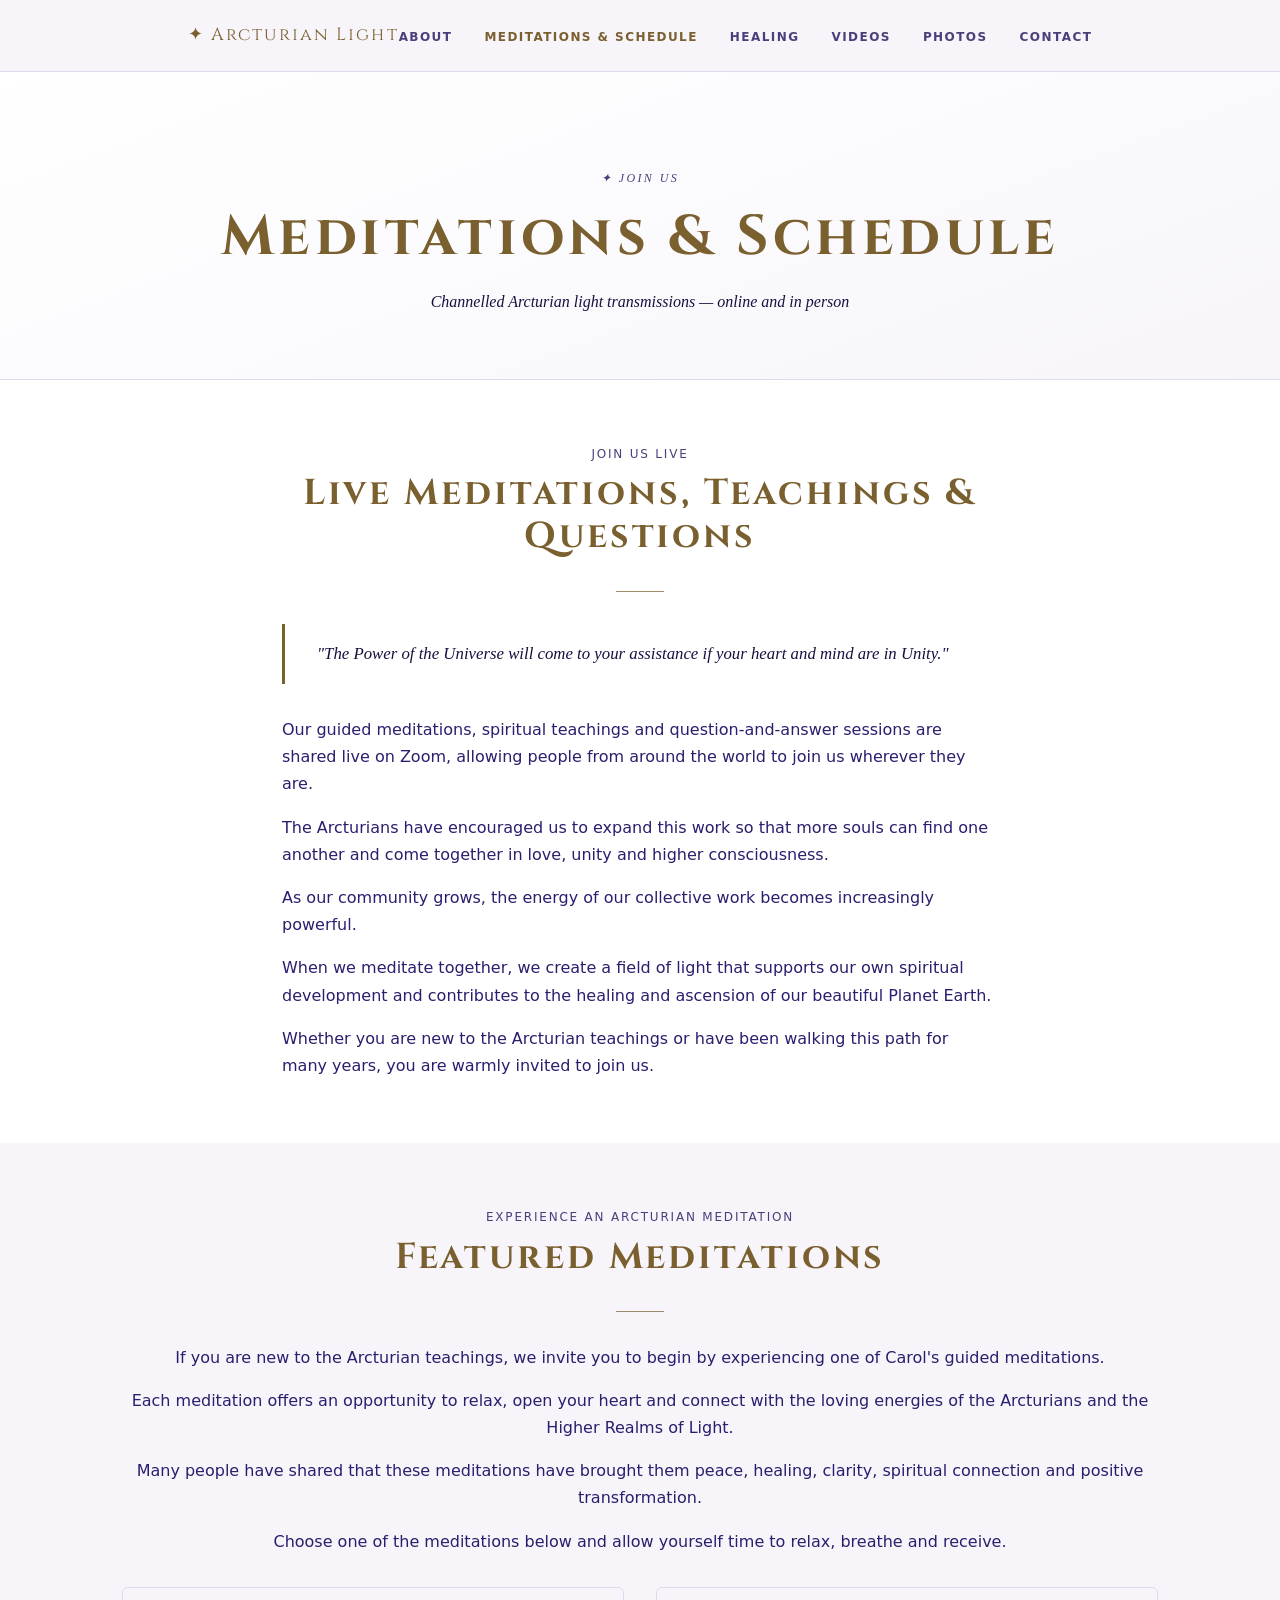
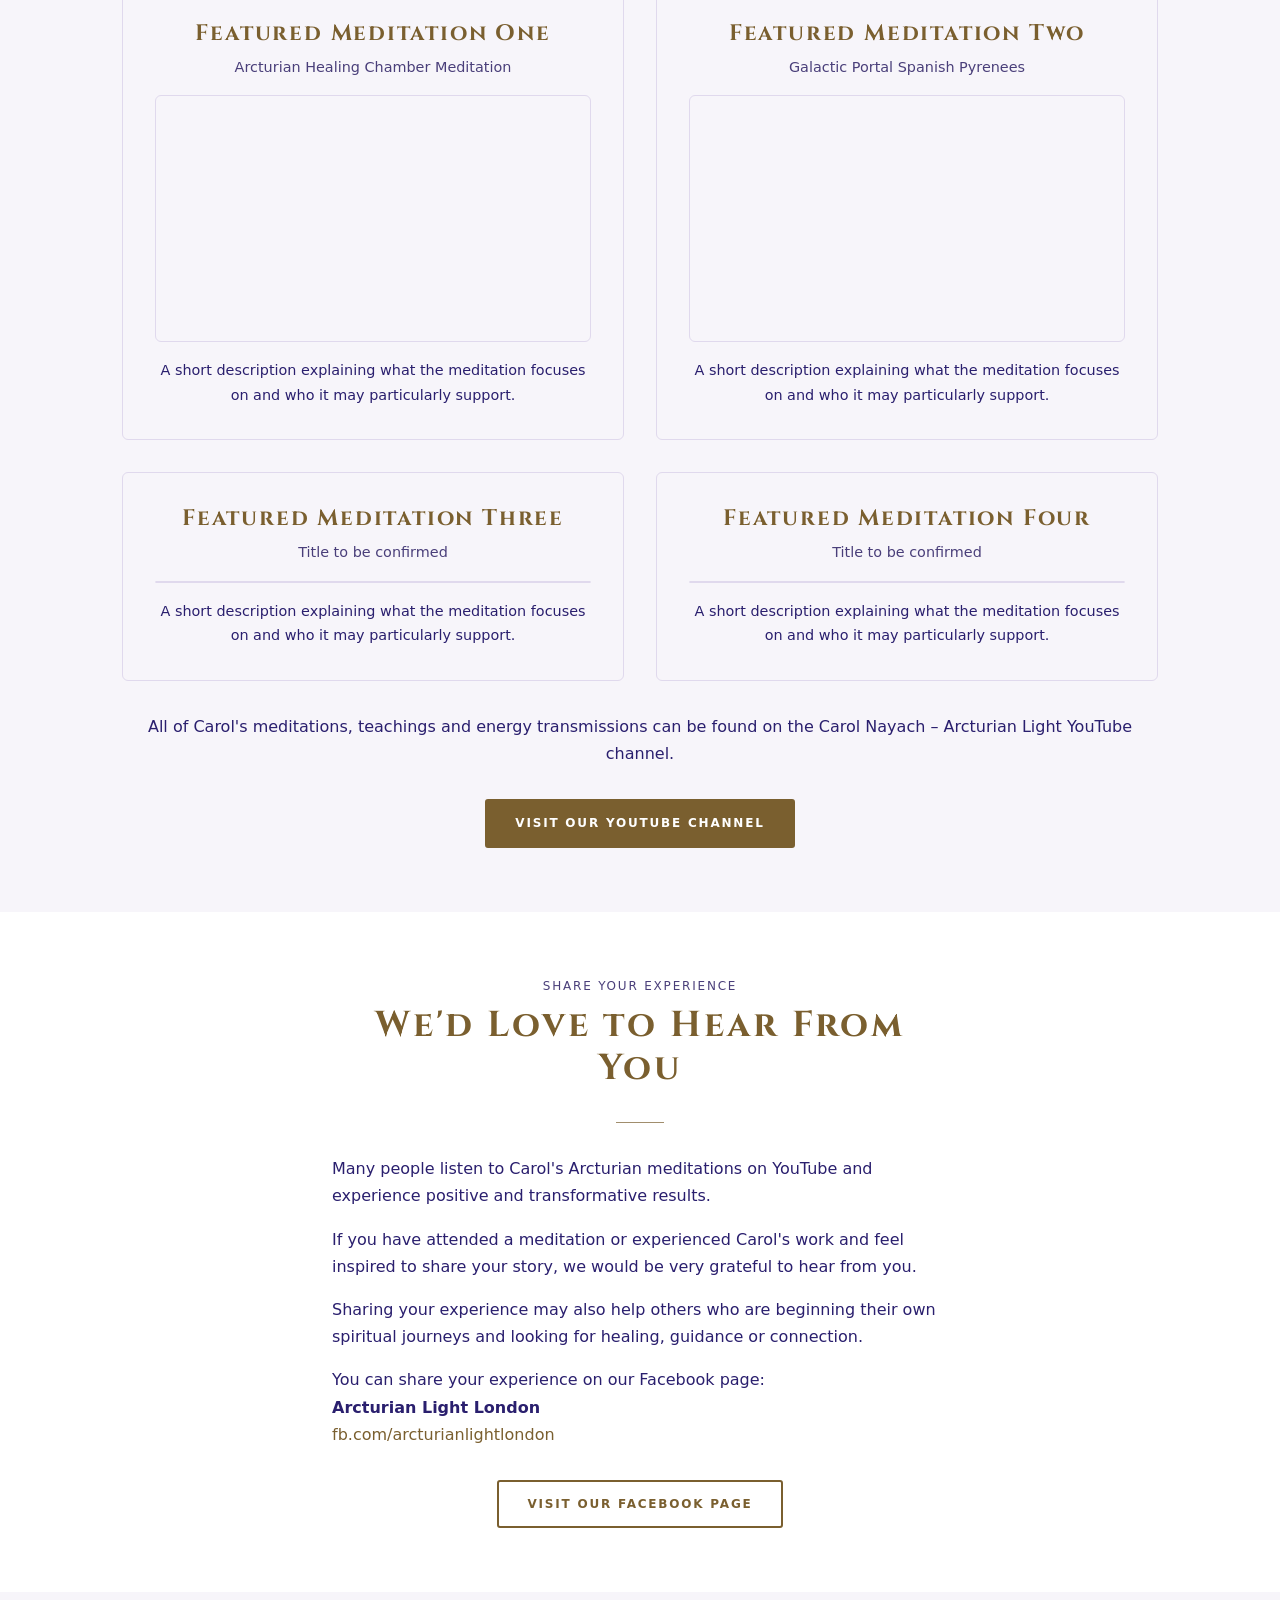
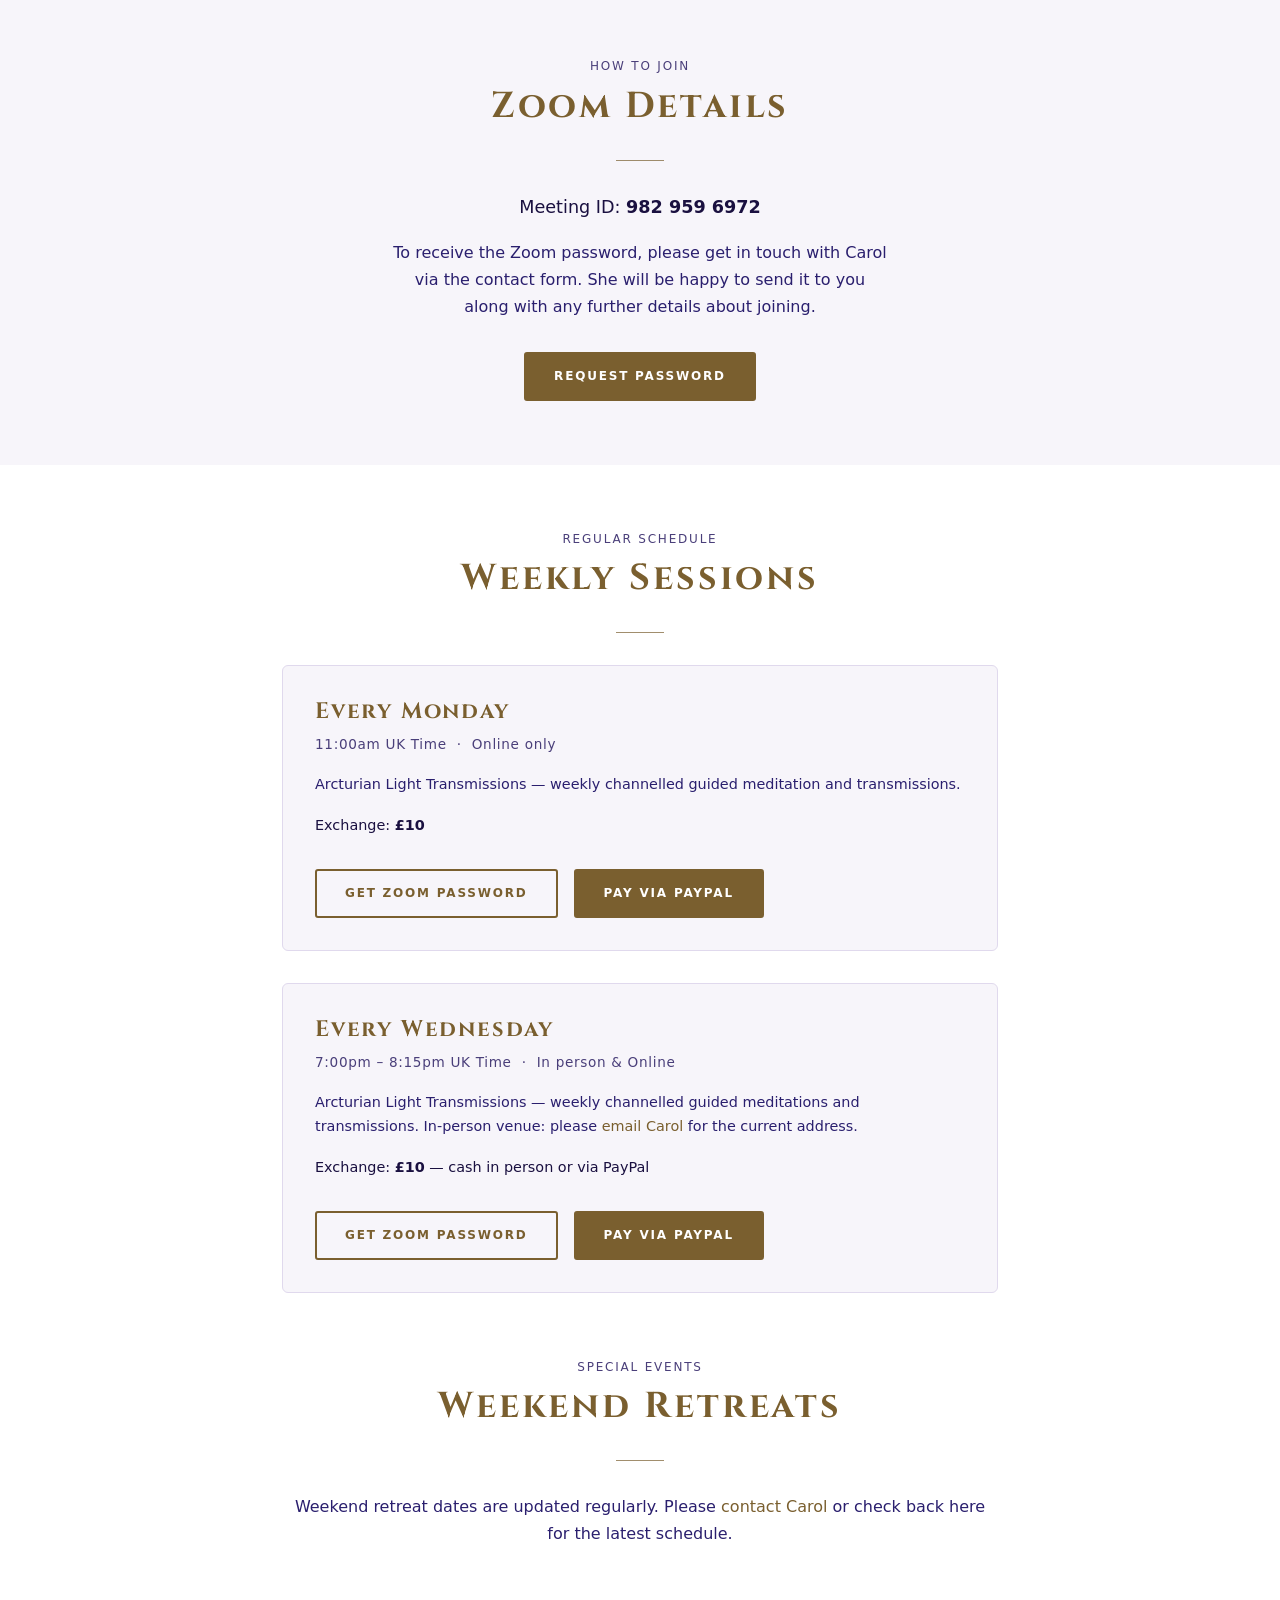
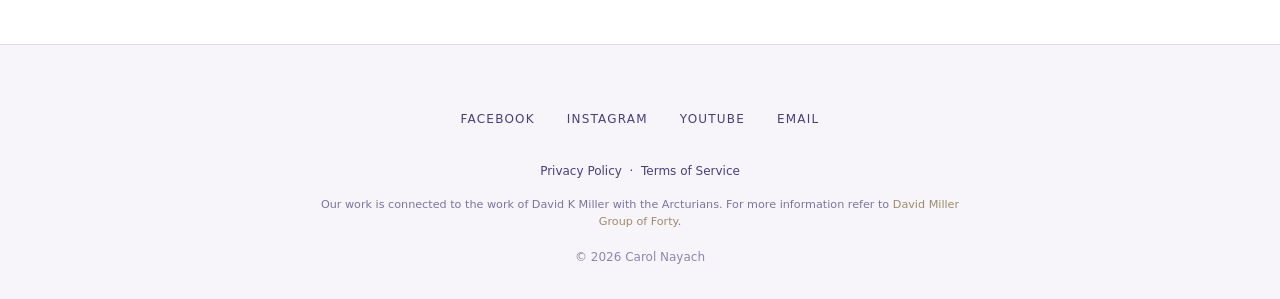
<file: meditations.html>
<!DOCTYPE html>
<html lang="en">
<head>
  <meta charset="UTF-8">
  <meta name="viewport" content="width=device-width, initial-scale=1.0">
  <title>Meditations &amp; Schedule — Arcturian Light London</title>
  <meta name="description" content="Join Carol Nayach's weekly Arcturian light transmission meditations online via Zoom or in person in London.">
  <link rel="preconnect" href="https://fonts.googleapis.com">
  <link rel="preconnect" href="https://fonts.gstatic.com" crossorigin>
  <link href="https://fonts.googleapis.com/css2?family=Cinzel:wght@400;600&display=swap" rel="stylesheet">
  <link rel="stylesheet" href="css/style.css">
</head>
<body>

  <a href="#main-content" class="skip-link">Skip to main content</a>

  <header class="site-header">
    <div class="container">
      <nav class="nav" aria-label="Main navigation">
        <a href="index.html" class="nav-brand">✦ Arcturian Light</a>
        <button class="nav-toggle" aria-expanded="false" aria-controls="nav-links" aria-label="Toggle navigation">
          <span></span><span></span><span></span>
        </button>
        <ul class="nav-links" id="nav-links">
          <li><a href="about.html">About</a></li>
          <li><a href="meditations.html" aria-current="page">Meditations &amp; Schedule</a></li>
          <li><a href="healing.html">Healing</a></li>
          <li><a href="videos.html">Videos</a></li>
          <li><a href="photos.html">Photos</a></li>
          <li><a href="contact.html">Contact</a></li>
        </ul>
      </nav>
    </div>
  </header>

  <main id="main-content">

    <section class="page-hero">
      <div class="container">
        <p class="label">✦ Join Us</p>
        <h1>Meditations &amp; Schedule</h1>
        <p>Channelled Arcturian light transmissions — online and in person</p>
      </div>
    </section>

    <section class="section">
      <div class="container" style="max-width:780px;">
        <div class="text-center">
          <p class="label">Join Us Live</p>
          <h2>Live Meditations, Teachings &amp; Questions</h2>
          <div class="divider"></div>
        </div>
        <blockquote class="testimonial">"The Power of the Universe will come to your assistance if your heart and mind are in Unity."</blockquote>
        <p>Our guided meditations, spiritual teachings and question-and-answer sessions are shared live on Zoom, allowing people from around the world to join us wherever they are.</p>
        <p>The Arcturians have encouraged us to expand this work so that more souls can find one another and come together in love, unity and higher consciousness.</p>
        <p>As our community grows, the energy of our collective work becomes increasingly powerful.</p>
        <p>When we meditate together, we create a field of light that supports our own spiritual development and contributes to the healing and ascension of our beautiful Planet Earth.</p>
        <p>Whether you are new to the Arcturian teachings or have been walking this path for many years, you are warmly invited to join us.</p>
      </div>
    </section>

    <section class="section section--accent">
      <div class="container">
        <div class="text-center" style="margin-bottom:var(--space-md);">
          <p class="label">Experience an Arcturian Meditation</p>
          <h2>Featured Meditations</h2>
          <div class="divider"></div>
          <p>If you are new to the Arcturian teachings, we invite you to begin by experiencing one of Carol's guided meditations.</p>
          <p>Each meditation offers an opportunity to relax, open your heart and connect with the loving energies of the Arcturians and the Higher Realms of Light.</p>
          <p>Many people have shared that these meditations have brought them peace, healing, clarity, spiritual connection and positive transformation.</p>
          <p>Choose one of the meditations below and allow yourself time to relax, breathe and receive.</p>
        </div>
        <div class="cards-grid cards-grid--2">
          <div class="card featured-meditation">
            <h3>Featured Meditation One</h3>
            <p class="featured-meditation__subtitle">Arcturian Healing Chamber Meditation</p>
            <div class="video-embed">
              <iframe
                src="https://www.youtube.com/embed/VIDEO_ID_1"
                title="Arcturian Healing Chamber Meditation"
                allow="accelerometer; autoplay; clipboard-write; encrypted-media; gyroscope; picture-in-picture"
                allowfullscreen
                loading="lazy">
              </iframe>
            </div>
            <p class="featured-meditation__desc">A short description explaining what the meditation focuses on and who it may particularly support.</p>
          </div>
          <div class="card featured-meditation">
            <h3>Featured Meditation Two</h3>
            <p class="featured-meditation__subtitle">Galactic Portal Spanish Pyrenees</p>
            <div class="video-embed">
              <iframe
                src="https://www.youtube.com/embed/VIDEO_ID_2"
                title="Galactic Portal Spanish Pyrenees"
                allow="accelerometer; autoplay; clipboard-write; encrypted-media; gyroscope; picture-in-picture"
                allowfullscreen
                loading="lazy">
              </iframe>
            </div>
            <p class="featured-meditation__desc">A short description explaining what the meditation focuses on and who it may particularly support.</p>
          </div>
          <div class="card featured-meditation">
            <h3>Featured Meditation Three</h3>
            <p class="featured-meditation__subtitle">Title to be confirmed</p>
            <div class="video-embed video-embed--placeholder">
              <p>Video embed placeholder — Carol to supply the YouTube video ID.</p>
            </div>
            <p class="featured-meditation__desc">A short description explaining what the meditation focuses on and who it may particularly support.</p>
          </div>
          <div class="card featured-meditation">
            <h3>Featured Meditation Four</h3>
            <p class="featured-meditation__subtitle">Title to be confirmed</p>
            <div class="video-embed video-embed--placeholder">
              <p>Video embed placeholder — Carol to supply the YouTube video ID.</p>
            </div>
            <p class="featured-meditation__desc">A short description explaining what the meditation focuses on and who it may particularly support.</p>
          </div>
        </div>
        <div class="text-center" style="margin-top:var(--space-md);">
          <p>All of Carol's meditations, teachings and energy transmissions can be found on the Carol Nayach – Arcturian Light YouTube channel.</p>
          <div class="btn-group">
            <a href="https://www.youtube.com/@ArcturianLight" class="btn btn--primary" target="_blank" rel="noopener noreferrer">Visit Our YouTube Channel</a>
          </div>
        </div>
      </div>
    </section>

    <section class="section">
      <div class="container" style="max-width:680px;">
        <div class="text-center">
          <p class="label">Share Your Experience</p>
          <h2>We'd Love to Hear From You</h2>
          <div class="divider"></div>
        </div>
        <p>Many people listen to Carol's Arcturian meditations on YouTube and experience positive and transformative results.</p>
        <p>If you have attended a meditation or experienced Carol's work and feel inspired to share your story, we would be very grateful to hear from you.</p>
        <p>Sharing your experience may also help others who are beginning their own spiritual journeys and looking for healing, guidance or connection.</p>
        <p>You can share your experience on our Facebook page:<br>
          <strong>Arcturian Light London</strong><br>
          <a href="https://www.facebook.com/arcturianlightlondon" target="_blank" rel="noopener noreferrer">fb.com/arcturianlightlondon</a>
        </p>
        <div class="btn-group">
          <a href="https://www.facebook.com/arcturianlightlondon" class="btn btn--outline" target="_blank" rel="noopener noreferrer">Visit Our Facebook Page</a>
        </div>
      </div>
    </section>

    <section class="section section--accent">
      <div class="container" style="max-width:560px;text-align:center;">
        <p class="label">How to Join</p>
        <h2>Zoom Details</h2>
        <div class="divider"></div>
        <p style="font-size:1.1rem;color:var(--color-cream);">Meeting ID: <strong>982 959 6972</strong></p>
        <p style="color:var(--color-body-text);">To receive the Zoom password, please get in touch with Carol via the contact form. She will be happy to send it to you along with any further details about joining.</p>
        <div class="btn-group">
          <a href="contact.html" class="btn btn--primary">Request Password</a>
        </div>
      </div>
    </section>

    <section class="section">
      <div class="container" style="max-width:780px;">
        <div class="text-center" style="margin-bottom:var(--space-md);">
          <p class="label">Regular Schedule</p>
          <h2>Weekly Sessions</h2>
          <div class="divider"></div>
        </div>

        <div class="schedule-block">
          <h3>Every Monday</h3>
          <p class="schedule-meta">11:00am UK Time &nbsp;·&nbsp; Online only</p>
          <p>Arcturian Light Transmissions — weekly channelled guided meditation and transmissions.</p>
          <p style="color:var(--color-cream);">Exchange: <strong>£10</strong></p>
          <div class="btn-group">
            <a href="contact.html" class="btn btn--outline">Get Zoom Password</a>
            <a href="https://www.paypal.com/paypalme/CarolNayach" class="btn btn--primary" target="_blank" rel="noopener noreferrer">Pay via PayPal</a>
          </div>
        </div>

        <div class="schedule-block">
          <h3>Every Wednesday</h3>
          <p class="schedule-meta">7:00pm – 8:15pm UK Time &nbsp;·&nbsp; In person &amp; Online</p>
          <p>Arcturian Light Transmissions — weekly channelled guided meditations and transmissions. In-person venue: please <a href="mailto:nayachcarol@gmail.com">email Carol</a> for the current address.</p>
          <p style="color:var(--color-cream);">Exchange: <strong>£10</strong> — cash in person or via PayPal</p>
          <div class="btn-group">
            <a href="contact.html" class="btn btn--outline">Get Zoom Password</a>
            <a href="https://www.paypal.com/paypalme/CarolNayach" class="btn btn--primary" target="_blank" rel="noopener noreferrer">Pay via PayPal</a>
          </div>
        </div>

        <div class="text-center" style="margin:var(--space-lg) 0 var(--space-md);">
          <p class="label">Special Events</p>
          <h2>Weekend Retreats</h2>
          <div class="divider"></div>
          <p>Weekend retreat dates are updated regularly. Please <a href="contact.html">contact Carol</a> or check back here for the latest schedule.</p>
          <!-- TODO: Add upcoming weekend retreat blocks here when Carol provides dates.
          Example:
          <div class="schedule-block" style="margin-top:var(--space-md);text-align:left;">
            <h3>Weekend — [Date Range]</h3>
            <p class="schedule-meta">[Theme] · Online only</p>
            <p>Saturday [Date] 2pm – 4pm UK Time — personal work</p>
            <p>Sunday [Date] 4pm – 6pm UK Time — service to Gaia</p>
            <p style="color:var(--color-cream);">Exchange: <strong>£10 per session</strong></p>
            <div class="btn-group" style="justify-content:flex-start;">
              <a href="contact.html" class="btn btn--outline">Get Zoom Password</a>
              <a href="https://www.paypal.com/paypalme/CarolNayach" class="btn btn--primary" target="_blank" rel="noopener noreferrer">Pay via PayPal</a>
            </div>
          </div>
          -->
        </div>
      </div>
    </section>

  </main>

  <footer class="site-footer">
    <div class="container">
      <div class="footer-social">
        <a href="https://www.facebook.com/arcturianlightlondon" target="_blank" rel="noopener noreferrer">Facebook</a>
        <a href="https://www.instagram.com/arcturian_light_london" target="_blank" rel="noopener noreferrer">Instagram</a>
        <a href="https://www.youtube.com/@ArcturianLight" target="_blank" rel="noopener noreferrer">YouTube</a>
        <a href="mailto:nayachcarol@gmail.com">Email</a>
      </div>
      <div class="footer-legal">
        <a href="privacy-policy.html">Privacy Policy</a> &nbsp;·&nbsp;
        <a href="terms.html">Terms of Service</a>
      </div>
      <p class="footer-attribution">
        Our work is connected to the work of David K Miller with the Arcturians.
        For more information refer to <a href="https://groupofforty.com/" target="_blank" rel="noopener noreferrer">David Miller Group of Forty</a>.
      </p>
      <p class="footer-copyright">&copy; <span id="copyright-year"></span> Carol Nayach</p>
    </div>
  </footer>

  <script src="js/main.js"></script>
</body>
</html>
</file>
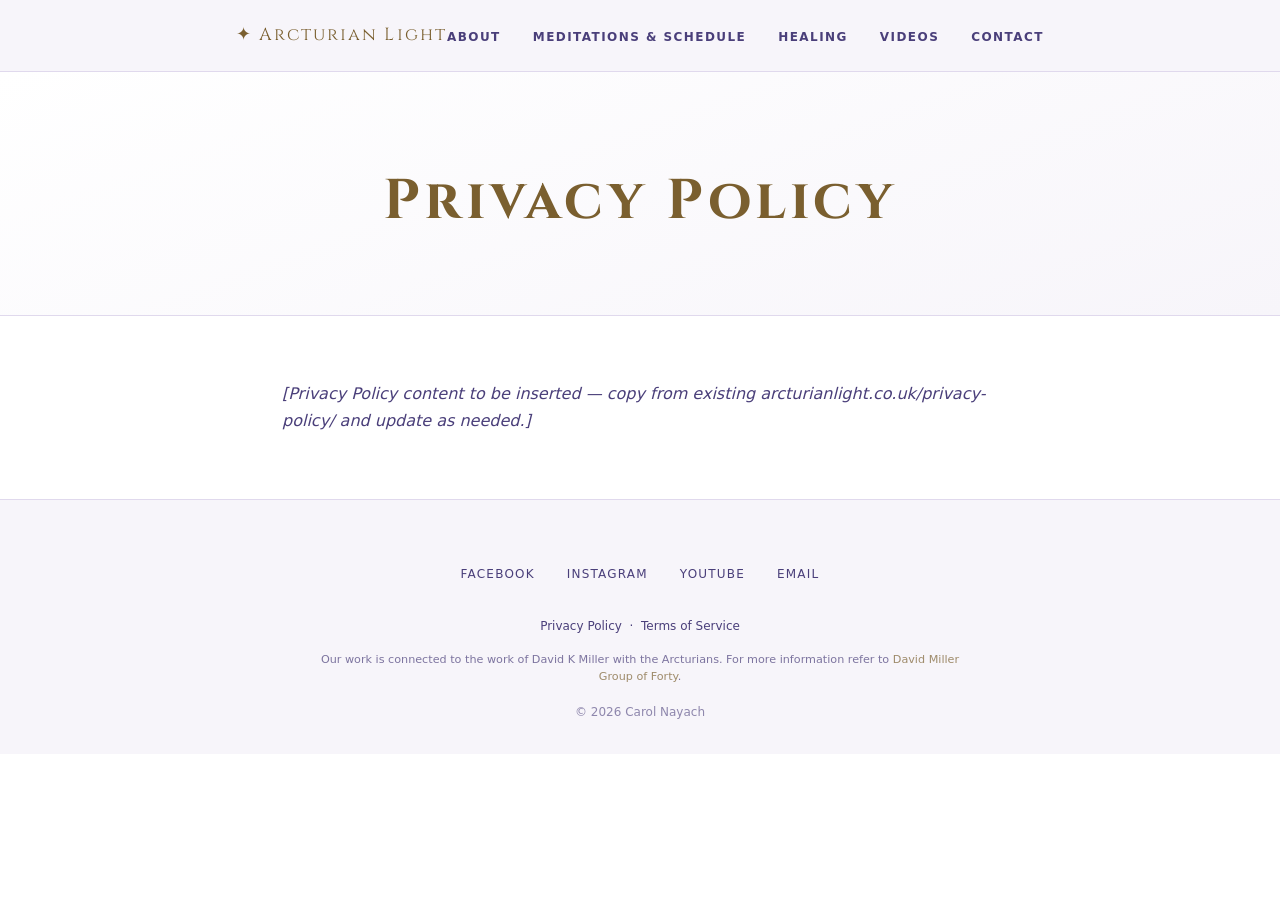
<file: privacy-policy.html>
<!DOCTYPE html>
<html lang="en">
<head>
  <meta charset="UTF-8">
  <meta name="viewport" content="width=device-width, initial-scale=1.0">
  <title>Privacy Policy — Arcturian Light London</title>
  <meta name="description" content="Privacy Policy for Arcturian Light London.">
  <link rel="preconnect" href="https://fonts.googleapis.com">
  <link rel="preconnect" href="https://fonts.gstatic.com" crossorigin>
  <link href="https://fonts.googleapis.com/css2?family=Cinzel:wght@400;600&display=swap" rel="stylesheet">
  <link rel="stylesheet" href="css/style.css">
</head>
<body>

  <a href="#main-content" class="skip-link">Skip to main content</a>

  <header class="site-header">
    <div class="container">
      <nav class="nav" aria-label="Main navigation">
        <a href="index.html" class="nav-brand">✦ Arcturian Light</a>
        <button class="nav-toggle" aria-expanded="false" aria-controls="nav-links" aria-label="Toggle navigation">
          <span></span><span></span><span></span>
        </button>
        <ul class="nav-links" id="nav-links">
          <li><a href="about.html">About</a></li>
          <li><a href="meditations.html">Meditations &amp; Schedule</a></li>
          <li><a href="healing.html">Healing</a></li>
          <li><a href="videos.html">Videos</a></li>
          <li><a href="contact.html">Contact</a></li>
        </ul>
      </nav>
    </div>
  </header>

  <main id="main-content">

    <section class="page-hero">
      <div class="container">
        <h1>Privacy Policy</h1>
      </div>
    </section>

    <section class="section">
      <div class="container" style="max-width:780px;">
        <!-- TODO: Paste updated Privacy Policy text here.
             Source: https://www.arcturianlight.co.uk/privacy-policy/
             Copy the text, reformat to match site style, update dates as needed. -->
        <p style="color:var(--color-violet);font-style:italic;">[Privacy Policy content to be inserted — copy from existing arcturianlight.co.uk/privacy-policy/ and update as needed.]</p>
      </div>
    </section>

  </main>

  <footer class="site-footer">
    <div class="container">
      <div class="footer-social">
        <a href="https://www.facebook.com/arcturianlightlondon" target="_blank" rel="noopener noreferrer">Facebook</a>
        <a href="https://www.instagram.com/arcturian_light_london" target="_blank" rel="noopener noreferrer">Instagram</a>
        <a href="https://www.youtube.com/@ArcturianLight" target="_blank" rel="noopener noreferrer">YouTube</a>
        <a href="mailto:nayachcarol@gmail.com">Email</a>
      </div>
      <div class="footer-legal">
        <a href="privacy-policy.html">Privacy Policy</a> &nbsp;·&nbsp;
        <a href="terms.html">Terms of Service</a>
      </div>
      <p class="footer-attribution">
        Our work is connected to the work of David K Miller with the Arcturians.
        For more information refer to <a href="https://groupofforty.com/" target="_blank" rel="noopener noreferrer">David Miller Group of Forty</a>.
      </p>
      <p class="footer-copyright">&copy; <span id="copyright-year"></span> Carol Nayach</p>
    </div>
  </footer>

  <script src="js/main.js"></script>
</body>
</html>
</file>
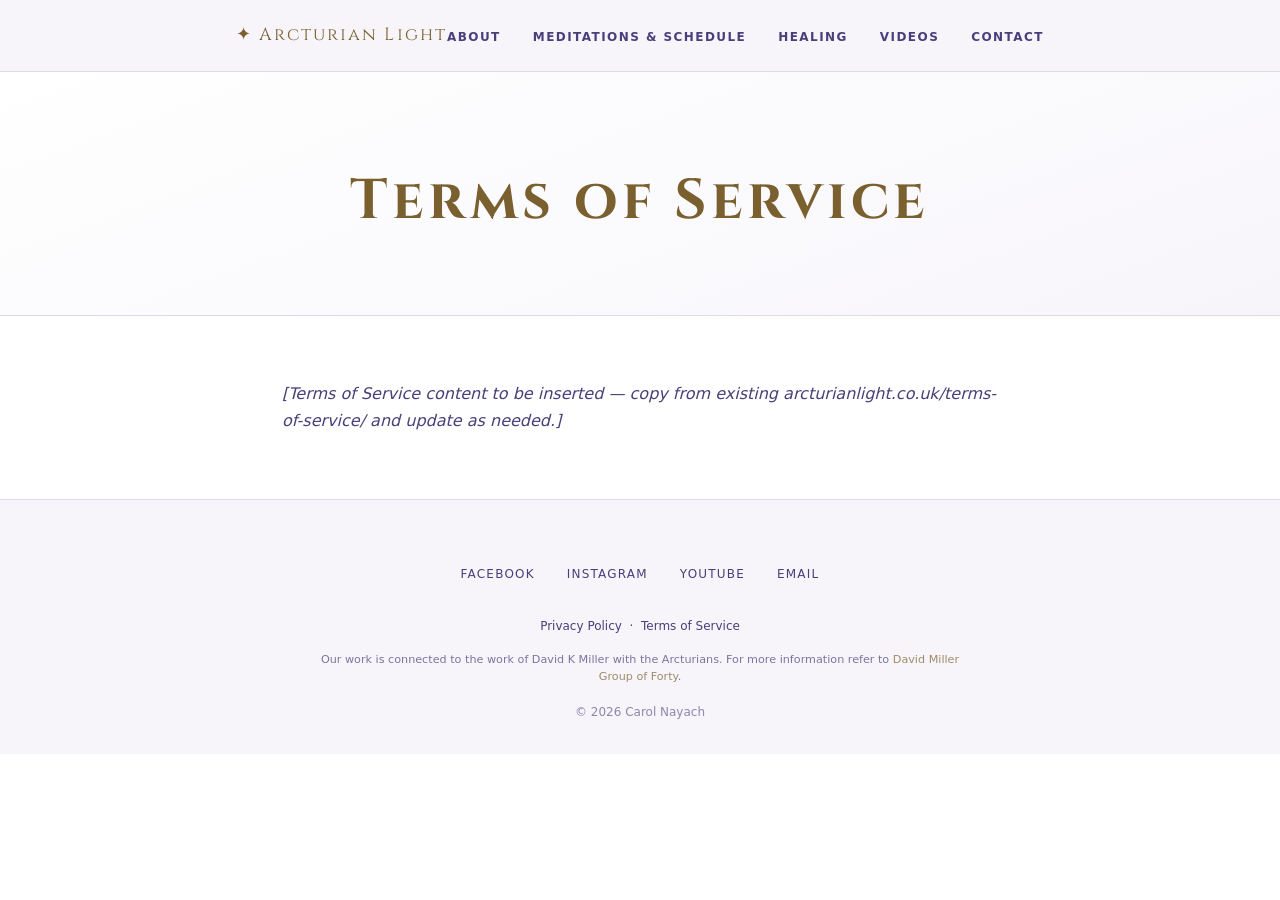
<file: terms.html>
<!DOCTYPE html>
<html lang="en">
<head>
  <meta charset="UTF-8">
  <meta name="viewport" content="width=device-width, initial-scale=1.0">
  <title>Terms of Service — Arcturian Light London</title>
  <meta name="description" content="Terms of Service for Arcturian Light London.">
  <link rel="preconnect" href="https://fonts.googleapis.com">
  <link rel="preconnect" href="https://fonts.gstatic.com" crossorigin>
  <link href="https://fonts.googleapis.com/css2?family=Cinzel:wght@400;600&display=swap" rel="stylesheet">
  <link rel="stylesheet" href="css/style.css">
</head>
<body>

  <a href="#main-content" class="skip-link">Skip to main content</a>

  <header class="site-header">
    <div class="container">
      <nav class="nav" aria-label="Main navigation">
        <a href="index.html" class="nav-brand">✦ Arcturian Light</a>
        <button class="nav-toggle" aria-expanded="false" aria-controls="nav-links" aria-label="Toggle navigation">
          <span></span><span></span><span></span>
        </button>
        <ul class="nav-links" id="nav-links">
          <li><a href="about.html">About</a></li>
          <li><a href="meditations.html">Meditations &amp; Schedule</a></li>
          <li><a href="healing.html">Healing</a></li>
          <li><a href="videos.html">Videos</a></li>
          <li><a href="contact.html">Contact</a></li>
        </ul>
      </nav>
    </div>
  </header>

  <main id="main-content">

    <section class="page-hero">
      <div class="container">
        <h1>Terms of Service</h1>
      </div>
    </section>

    <section class="section">
      <div class="container" style="max-width:780px;">
        <!-- TODO: Paste updated Terms of Service text here.
             Source: https://www.arcturianlight.co.uk/terms-of-service/
             Copy the text, reformat to match site style, update dates as needed. -->
        <p style="color:var(--color-violet);font-style:italic;">[Terms of Service content to be inserted — copy from existing arcturianlight.co.uk/terms-of-service/ and update as needed.]</p>
      </div>
    </section>

  </main>

  <footer class="site-footer">
    <div class="container">
      <div class="footer-social">
        <a href="https://www.facebook.com/arcturianlightlondon" target="_blank" rel="noopener noreferrer">Facebook</a>
        <a href="https://www.instagram.com/arcturian_light_london" target="_blank" rel="noopener noreferrer">Instagram</a>
        <a href="https://www.youtube.com/@ArcturianLight" target="_blank" rel="noopener noreferrer">YouTube</a>
        <a href="mailto:nayachcarol@gmail.com">Email</a>
      </div>
      <div class="footer-legal">
        <a href="privacy-policy.html">Privacy Policy</a> &nbsp;·&nbsp;
        <a href="terms.html">Terms of Service</a>
      </div>
      <p class="footer-attribution">
        Our work is connected to the work of David K Miller with the Arcturians.
        For more information refer to <a href="https://groupofforty.com/" target="_blank" rel="noopener noreferrer">David Miller Group of Forty</a>.
      </p>
      <p class="footer-copyright">&copy; <span id="copyright-year"></span> Carol Nayach</p>
    </div>
  </footer>

  <script src="js/main.js"></script>
</body>
</html>
</file>
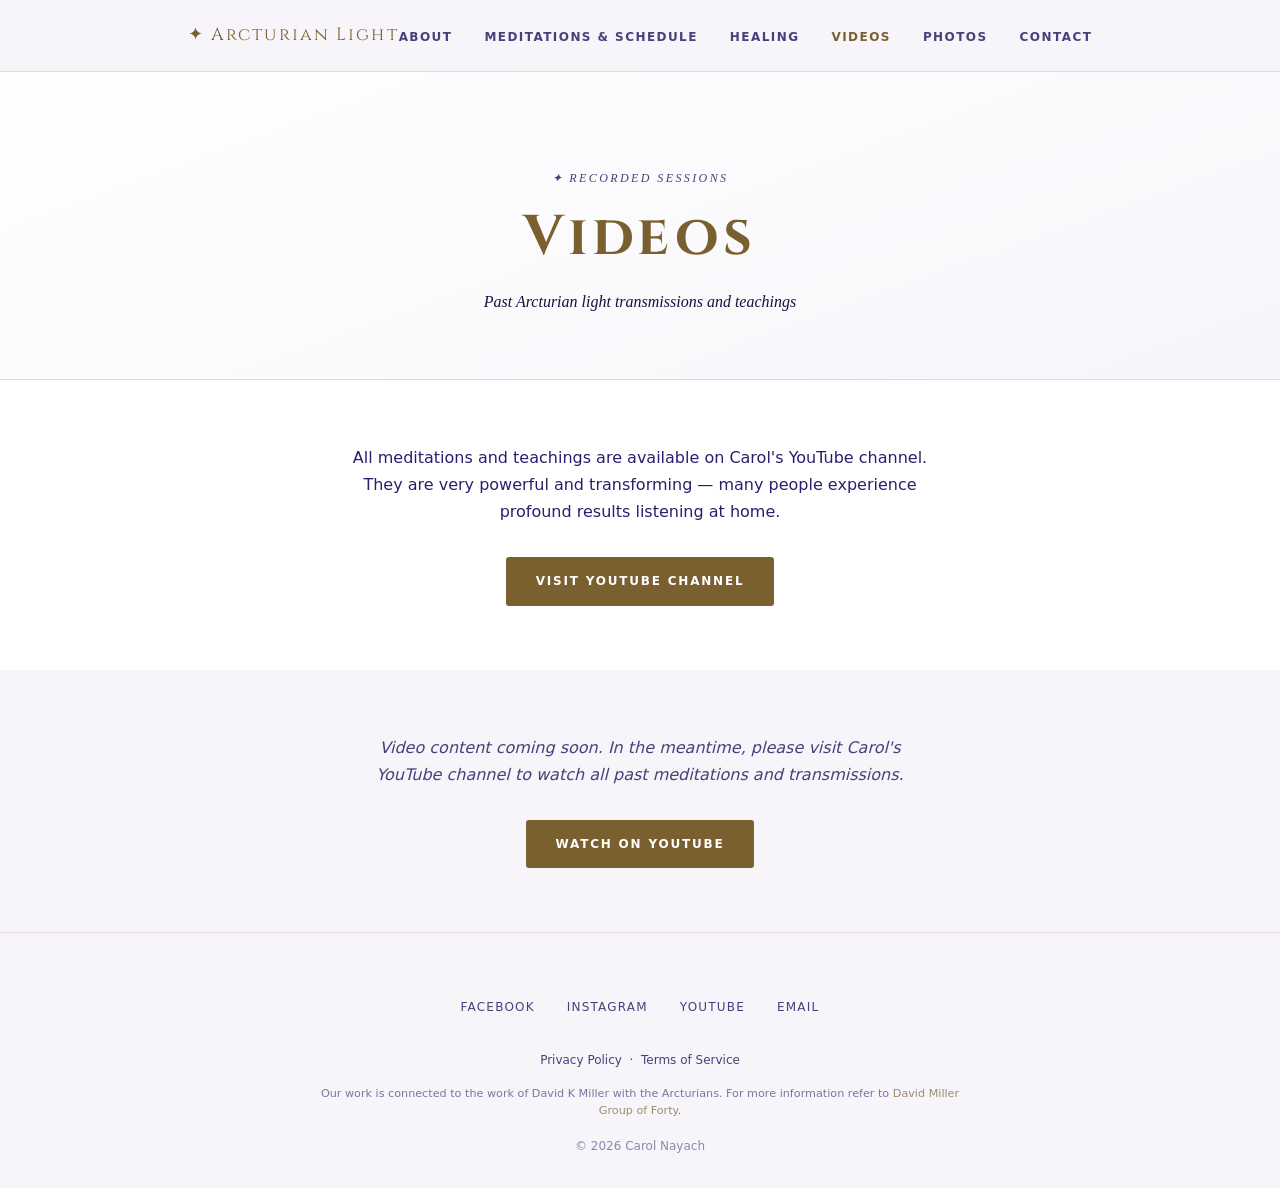
<file: videos.html>
<!DOCTYPE html>
<html lang="en">
<head>
  <meta charset="UTF-8">
  <meta name="viewport" content="width=device-width, initial-scale=1.0">
  <title>Videos — Arcturian Light London</title>
  <meta name="description" content="Watch past Arcturian light transmission meditations and teachings from Carol Nayach on YouTube.">
  <link rel="preconnect" href="https://fonts.googleapis.com">
  <link rel="preconnect" href="https://fonts.gstatic.com" crossorigin>
  <link href="https://fonts.googleapis.com/css2?family=Cinzel:wght@400;600&display=swap" rel="stylesheet">
  <link rel="stylesheet" href="css/style.css">
</head>
<body>

  <a href="#main-content" class="skip-link">Skip to main content</a>

  <header class="site-header">
    <div class="container">
      <nav class="nav" aria-label="Main navigation">
        <a href="index.html" class="nav-brand">✦ Arcturian Light</a>
        <button class="nav-toggle" aria-expanded="false" aria-controls="nav-links" aria-label="Toggle navigation">
          <span></span><span></span><span></span>
        </button>
        <ul class="nav-links" id="nav-links">
          <li><a href="about.html">About</a></li>
          <li><a href="meditations.html">Meditations &amp; Schedule</a></li>
          <li><a href="healing.html">Healing</a></li>
          <li><a href="videos.html" aria-current="page">Videos</a></li>
          <li><a href="photos.html">Photos</a></li>
          <li><a href="contact.html">Contact</a></li>
        </ul>
      </nav>
    </div>
  </header>

  <main id="main-content">

    <section class="page-hero">
      <div class="container">
        <p class="label">✦ Recorded Sessions</p>
        <h1>Videos</h1>
        <p>Past Arcturian light transmissions and teachings</p>
      </div>
    </section>

    <section class="section text-center">
      <div class="container" style="max-width:640px;">
        <p>All meditations and teachings are available on Carol's YouTube channel. They are very powerful and transforming — many people experience profound results listening at home.</p>
        <div class="btn-group">
          <a href="https://www.youtube.com/@ArcturianLight" class="btn btn--primary" target="_blank" rel="noopener noreferrer">Visit YouTube Channel</a>
        </div>
      </div>
    </section>

    <section class="section section--accent">
      <div class="container" style="max-width:640px;text-align:center;">
        <p style="color:var(--color-violet);font-style:italic;margin-bottom:var(--space-md);">Video content coming soon. In the meantime, please visit Carol's YouTube channel to watch all past meditations and transmissions.</p>
        <div class="btn-group">
          <a href="https://www.youtube.com/@ArcturianLight" class="btn btn--primary" target="_blank" rel="noopener noreferrer">Watch on YouTube</a>
        </div>

        <!-- TODO: When Carol provides YouTube video IDs, replace the content above with the video grid below.
             Remove this comment block and uncomment the video-grid div.
             To find a video ID: open the video on YouTube, copy the part after ?v= in the URL.
             Example: https://www.youtube.com/watch?v=dQw4w9WgXcQ → ID is dQw4w9WgXcQ

        <div class="video-grid">
          <div class="video-embed">
            <iframe src="https://www.youtube.com/embed/VIDEO_ID_1" title="[Video title]" allow="accelerometer; autoplay; clipboard-write; encrypted-media; gyroscope; picture-in-picture" allowfullscreen loading="lazy"></iframe>
          </div>
          <div class="video-embed">
            <iframe src="https://www.youtube.com/embed/VIDEO_ID_2" title="[Video title]" allow="accelerometer; autoplay; clipboard-write; encrypted-media; gyroscope; picture-in-picture" allowfullscreen loading="lazy"></iframe>
          </div>
          <div class="video-embed">
            <iframe src="https://www.youtube.com/embed/VIDEO_ID_3" title="[Video title]" allow="accelerometer; autoplay; clipboard-write; encrypted-media; gyroscope; picture-in-picture" allowfullscreen loading="lazy"></iframe>
          </div>
          <div class="video-embed">
            <iframe src="https://www.youtube.com/embed/VIDEO_ID_4" title="[Video title]" allow="accelerometer; autoplay; clipboard-write; encrypted-media; gyroscope; picture-in-picture" allowfullscreen loading="lazy"></iframe>
          </div>
          <div class="video-embed">
            <iframe src="https://www.youtube.com/embed/VIDEO_ID_5" title="[Video title]" allow="accelerometer; autoplay; clipboard-write; encrypted-media; gyroscope; picture-in-picture" allowfullscreen loading="lazy"></iframe>
          </div>
          <div class="video-embed">
            <iframe src="https://www.youtube.com/embed/VIDEO_ID_6" title="[Video title]" allow="accelerometer; autoplay; clipboard-write; encrypted-media; gyroscope; picture-in-picture" allowfullscreen loading="lazy"></iframe>
          </div>
        </div>
        -->
      </div>
    </section>

  </main>

  <footer class="site-footer">
    <div class="container">
      <div class="footer-social">
        <a href="https://www.facebook.com/arcturianlightlondon" target="_blank" rel="noopener noreferrer">Facebook</a>
        <a href="https://www.instagram.com/arcturian_light_london" target="_blank" rel="noopener noreferrer">Instagram</a>
        <a href="https://www.youtube.com/@ArcturianLight" target="_blank" rel="noopener noreferrer">YouTube</a>
        <a href="mailto:nayachcarol@gmail.com">Email</a>
      </div>
      <div class="footer-legal">
        <a href="privacy-policy.html">Privacy Policy</a> &nbsp;·&nbsp;
        <a href="terms.html">Terms of Service</a>
      </div>
      <p class="footer-attribution">
        Our work is connected to the work of David K Miller with the Arcturians.
        For more information refer to <a href="https://groupofforty.com/" target="_blank" rel="noopener noreferrer">David Miller Group of Forty</a>.
      </p>
      <p class="footer-copyright">&copy; <span id="copyright-year"></span> Carol Nayach</p>
    </div>
  </footer>

  <script src="js/main.js"></script>
</body>
</html>
</file>
<file: css/style.css>
/* ============================================================
   ARCTURIAN LIGHT LONDON — style.css
   ============================================================ */

/* --- Design tokens ----------------------------------------- */
:root {
  /* Colours — light theme */
  --color-bg:          #ffffff;  /* White page background */
  --color-surface:     #f7f5fa;  /* Very light lavender surface */
  --color-accent:      #e0d9ed;  /* Light violet borders/dividers */
  --color-gold:        #7a5f2f;  /* Darker gold for contrast on white */
  --color-violet:      #4a3f7a;  /* Dark violet labels/nav */
  --color-cream:       #1a1040;  /* Dark indigo for emphasis/subheadings */
  --color-ghost:       #1a1040;  /* Dark indigo */
  --color-body-text:   #2a1f6e;  /* Dark blue body text */

  /* Typography */
  --font-display: 'Cinzel', Georgia, serif;
  --font-serif:   Georgia, 'Times New Roman', serif;
  --font-sans:    'Inter', system-ui, -apple-system, sans-serif;

  /* Spacing */
  --space-xs:  0.5rem;
  --space-sm:  1rem;
  --space-md:  2rem;
  --space-lg:  4rem;
  --space-xl:  6rem;

  /* Layout */
  --max-width: 1100px;
  --nav-height: 72px;
}

/* --- Reset -------------------------------------------------- */
*, *::before, *::after { box-sizing: border-box; margin: 0; padding: 0; }
html { scroll-behavior: smooth; }
@media (prefers-reduced-motion: reduce) {
  html { scroll-behavior: auto; }
}
body {
  background-color: var(--color-bg);
  color: var(--color-body-text);
  font-family: var(--font-sans);
  font-size: 100%;
  line-height: 1.7;
  min-height: 100vh;
}
img { max-width: 100%; height: auto; display: block; }
a { color: var(--color-gold); text-decoration: none; }
a:hover { text-decoration: underline; }
a:focus-visible { outline: 2px solid var(--color-gold); outline-offset: 3px; }
ul { list-style: none; }

/* --- Base typography --------------------------------------- */
h1, h2, h3, h5, h6 {
  font-family: var(--font-display);
  color: var(--color-gold);
  letter-spacing: 0.08em;
  line-height: 1.2;
}
h1 { font-size: clamp(2rem, 5vw, 3.5rem); }
h2 { font-size: clamp(1.5rem, 3vw, 2.25rem); }
h3 { font-size: clamp(1.1rem, 2vw, 1.4rem); }
h4 {
  font-family: var(--font-sans);
  color: var(--color-violet);
  font-size: 0.75rem;
  letter-spacing: 0.15em;
  text-transform: uppercase;
  margin-bottom: var(--space-xs);
}
p { margin-bottom: var(--space-sm); color: var(--color-body-text); }
p:last-child { margin-bottom: 0; }

/* --- Layout helpers ---------------------------------------- */
.container {
  max-width: var(--max-width);
  margin: 0 auto;
  padding: 0 var(--space-md);
}
.section {
  padding: var(--space-lg) 0;
}
.section--accent {
  background-color: var(--color-surface);
}
.section--violet {
  background-color: var(--color-accent);
}
.text-center { text-align: center; }
.divider {
  width: 48px;
  height: 1px;
  background: var(--color-gold);
  margin: var(--space-md) auto;
  opacity: 0.7;
}
.star-sep {
  display: block;
  text-align: center;
  color: var(--color-gold);
  font-size: 1.25rem;
  letter-spacing: 0.5em;
  margin: var(--space-md) 0;
}

/* --- Buttons ----------------------------------------------- */
.btn {
  display: inline-block;
  padding: 0.75rem 1.75rem;
  font-family: var(--font-sans);
  font-size: 0.75rem;
  font-weight: 700;
  letter-spacing: 0.15em;
  text-transform: uppercase;
  border-radius: 3px;
  cursor: pointer;
  transition: opacity 0.2s;
  text-decoration: none;
}
.btn:hover { opacity: 0.85; text-decoration: none; }
.btn--primary {
  background-color: var(--color-gold);
  color: var(--color-bg);
  border: 2px solid var(--color-gold);
}
.btn--outline {
  background-color: transparent;
  color: var(--color-gold);
  border: 2px solid var(--color-gold);
}
.btn-group {
  display: flex;
  gap: var(--space-sm);
  flex-wrap: wrap;
  justify-content: center;
  margin-top: var(--space-md);
}

/* --- Navigation -------------------------------------------- */
.site-header {
  position: sticky;
  top: 0;
  z-index: 100;
  background-color: var(--color-surface);
  border-bottom: 1px solid var(--color-accent);
  height: var(--nav-height);
  display: flex;
  align-items: center;
}
.nav {
  display: flex;
  align-items: center;
  justify-content: space-between;
  width: 100%;
  position: relative;
}
.nav-brand {
  font-family: var(--font-display);
  font-size: 1.1rem;
  color: var(--color-gold);
  letter-spacing: 0.12em;
  text-decoration: none;
  display: flex;
  align-items: center;
  gap: 0.5rem;
}
.nav-brand:hover { text-decoration: none; opacity: 0.85; }
.nav-links {
  display: flex;
  gap: var(--space-md);
  align-items: center;
}
.nav-links a {
  font-family: var(--font-sans);
  font-size: 0.75rem;
  font-weight: 600;
  letter-spacing: 0.12em;
  text-transform: uppercase;
  color: var(--color-violet);
  transition: color 0.2s;
}
.nav-links a:hover,
.nav-links a[aria-current="page"] {
  color: var(--color-gold);
  text-decoration: none;
}
/* Hamburger toggle — hidden on desktop */
.nav-toggle {
  display: none;
  background: none;
  border: none;
  cursor: pointer;
  padding: 0.5rem;
}
.nav-toggle span {
  display: block;
  width: 24px;
  height: 2px;
  background: var(--color-gold);
  transition: transform 0.2s, opacity 0.2s;
}
.nav-toggle:focus-visible {
  outline: 2px solid var(--color-gold);
  outline-offset: 3px;
}

/* --- Footer ------------------------------------------------ */
.site-footer {
  background-color: var(--color-surface);
  border-top: 1px solid var(--color-accent);
  padding: var(--space-lg) 0 var(--space-md);
  text-align: center;
}
.footer-social {
  display: flex;
  gap: var(--space-md);
  justify-content: center;
  flex-wrap: wrap;
  margin-bottom: var(--space-md);
}
.footer-social a {
  font-size: 0.75rem;
  letter-spacing: 0.1em;
  text-transform: uppercase;
  color: var(--color-violet);
}
.footer-social a:hover { color: var(--color-gold); }
.footer-legal {
  font-size: 0.75rem;
  color: var(--color-violet);
  margin-bottom: var(--space-sm);
}
.footer-legal a { color: var(--color-violet); }
.footer-legal a:hover { color: var(--color-gold); }
.footer-attribution {
  font-size: 0.7rem;
  max-width: 640px;
  margin: var(--space-sm) auto 0;
  line-height: 1.5;
  color: var(--color-violet);
  opacity: 0.7;
}
.footer-copyright {
  font-size: 0.75rem;
  color: var(--color-violet);
  opacity: 0.6;
  margin-top: var(--space-sm);
}

/* --- Responsive nav ---------------------------------------- */
@media (max-width: 767px) {
  .nav-toggle {
    display: flex;
    flex-direction: column;
    gap: 0.3rem;
  }
  .nav-links {
    display: none;
    position: absolute;
    top: 100%;
    left: 0;
    right: 0;
    background-color: var(--color-surface);
    flex-direction: column;
    padding: var(--space-md);
    gap: var(--space-md);
    border-bottom: 1px solid var(--color-accent);
  }
  .nav-links.nav-open {
    display: flex;
  }
}

/* --- Page hero (inner pages) ------------------------------- */
.page-hero {
  padding: var(--space-xl) 0 var(--space-lg);
  text-align: center;
  background: linear-gradient(160deg, #ffffff 0%, #f7f5fa 100%);
  border-bottom: 1px solid var(--color-accent);
}
.page-hero .label {
  font-size: 0.75rem;
  letter-spacing: 0.2em;
  text-transform: uppercase;
  color: var(--color-violet);
  margin-bottom: var(--space-sm);
}
.page-hero h1 { margin-bottom: var(--space-sm); }
.page-hero p {
  max-width: 560px;
  margin: 0 auto;
  color: var(--color-cream);
  font-family: var(--font-serif);
  font-style: italic;
}

/* --- Cards ------------------------------------------------- */
.cards-grid {
  display: grid;
  grid-template-columns: 1fr;
  gap: var(--space-md);
}
@media (min-width: 768px) {
  .cards-grid--3 { grid-template-columns: repeat(3, 1fr); }
  .cards-grid--2 { grid-template-columns: repeat(2, 1fr); }
}
.card {
  background-color: var(--color-surface);
  border: 1px solid var(--color-accent);
  border-radius: 6px;
  padding: var(--space-md);
  text-align: center;
  transition: border-color 0.2s;
}
.card:hover,
.card:focus-within { border-color: var(--color-gold); }
.card-icon {
  font-size: 2rem;
  color: var(--color-gold);
  margin-bottom: var(--space-sm);
}
.card h3 { margin-bottom: var(--space-xs); }
.card p { font-size: 0.9rem; }
.card a.card-link {
  display: inline-block;
  margin-top: var(--space-sm);
  font-size: 0.75rem;
  letter-spacing: 0.1em;
  text-transform: uppercase;
  color: var(--color-gold);
}

/* --- Schedule table ---------------------------------------- */
.schedule-block {
  background-color: var(--color-surface);
  border: 1px solid var(--color-accent);
  border-radius: 6px;
  padding: var(--space-md);
  margin-bottom: var(--space-md);
}
.schedule-block h3 { margin-bottom: var(--space-xs); }
.schedule-block .schedule-meta {
  font-size: 0.85rem;
  color: var(--color-violet);
  margin-bottom: var(--space-sm);
  letter-spacing: 0.05em;
}
.schedule-block p { font-size: 0.9rem; }
.schedule-block .btn-group { justify-content: flex-start; }

/* --- Video grid -------------------------------------------- */
.video-grid {
  display: grid;
  grid-template-columns: 1fr;
  gap: var(--space-md);
}
@media (min-width: 768px) {
  .video-grid { grid-template-columns: repeat(2, 1fr); }
}
.video-embed {
  position: relative;
  padding-bottom: 56.25%; /* 16:9 */
  height: 0;
  overflow: hidden;
  border-radius: 6px;
  border: 1px solid var(--color-accent);
}
.video-embed iframe {
  position: absolute;
  top: 0; left: 0;
  width: 100%; height: 100%;
  border: 0;
}
.video-embed--placeholder {
  display: flex;
  align-items: center;
  justify-content: center;
  padding: 0;
  height: 0;
}
.video-embed--placeholder p {
  position: absolute;
  top: 50%;
  left: 50%;
  transform: translate(-50%, -50%);
  width: 90%;
  margin: 0;
  text-align: center;
  font-size: 0.85rem;
  color: var(--color-violet);
}

/* --- Featured meditations ---------------------------------- */
.featured-meditation {
  display: flex;
  flex-direction: column;
  text-align: center;
}
.featured-meditation h3 {
  margin-bottom: var(--space-xs);
}
.featured-meditation__subtitle {
  font-size: 0.85rem;
  color: var(--color-violet);
  margin-bottom: var(--space-sm);
}
.featured-meditation .video-embed {
  margin-bottom: var(--space-sm);
}
.featured-meditation__desc {
  font-size: 0.9rem;
  margin-bottom: 0;
}

/* --- Contact form ------------------------------------------ */
.contact-form {
  max-width: 560px;
  margin: 0 auto;
}
.form-group {
  margin-bottom: var(--space-md);
}
.form-group label {
  display: block;
  font-size: 0.75rem;
  letter-spacing: 0.1em;
  text-transform: uppercase;
  color: var(--color-violet);
  margin-bottom: var(--space-xs);
}
.form-group input,
.form-group textarea {
  width: 100%;
  background-color: var(--color-surface);
  border: 1px solid var(--color-accent);
  border-radius: 3px;
  padding: 0.75rem 1rem;
  color: var(--color-cream);
  font-family: var(--font-sans);
  font-size: 0.95rem;
  transition: border-color 0.2s;
}
.form-group input:focus,
.form-group textarea:focus {
  outline: 2px solid var(--color-gold);
  outline-offset: 2px;
  border-color: var(--color-gold);
}
.form-group textarea { min-height: 140px; resize: vertical; }

/* --- Social links list ------------------------------------- */
.social-links {
  display: flex;
  flex-wrap: wrap;
  gap: var(--space-sm);
  justify-content: center;
  margin: var(--space-md) 0;
}
.social-links a {
  font-size: 0.8rem;
  letter-spacing: 0.1em;
  text-transform: uppercase;
  color: var(--color-violet);
  border: 1px solid var(--color-accent);
  border-radius: 3px;
  padding: 0.5rem 1rem;
  transition: border-color 0.2s, color 0.2s;
}
.social-links a:hover,
.social-links a:focus-visible {
  border-color: var(--color-gold);
  color: var(--color-gold);
  text-decoration: none;
}

/* --- Testimonial quote ------------------------------------- */
.testimonial {
  border-left: 3px solid var(--color-gold);
  padding: var(--space-sm) var(--space-md);
  margin: var(--space-md) 0;
  font-family: var(--font-serif);
  font-style: italic;
  color: var(--color-cream);
  font-size: 1.05rem;
}
.testimonial footer {
  margin-top: var(--space-xs);
  font-size: 0.8rem;
  font-style: normal;
  letter-spacing: 0.08em;
  color: var(--color-violet);
}

/* --- Mailchimp embed override ------------------------------ */
/* Forces Mailchimp's injected form to match dark theme */
#mc_embed_signup {
  background: transparent !important;
  color: var(--color-body-text) !important;
  font-family: var(--font-sans) !important;
}
#mc_embed_signup input.email {
  background-color: var(--color-surface) !important;
  border: 1px solid var(--color-accent) !important;
  color: var(--color-cream) !important;
  border-radius: 3px !important;
}
#mc_embed_signup .button {
  background-color: var(--color-gold) !important;
  color: var(--color-bg) !important;
  border-radius: 3px !important;
  font-family: var(--font-sans) !important;
  letter-spacing: 0.1em !important;
  text-transform: uppercase !important;
}

/* --- Two-column content layout ----------------------------- */
.content-split {
  display: grid;
  grid-template-columns: 1fr;
  gap: var(--space-lg);
  align-items: start;
}
@media (min-width: 768px) {
  .content-split { grid-template-columns: 1fr 1fr; }
}
.content-split img {
  border-radius: 6px;
  border: 1px solid var(--color-accent);
  width: 100%;
}

/* --- Label (eyebrow text above headings) ------------------- */
.label {
  font-family: var(--font-sans);
  font-size: 0.75rem;
  letter-spacing: 0.15em;
  text-transform: uppercase;
  color: var(--color-violet);
  margin-bottom: var(--space-xs);
}

/* --- Skip link (accessibility) ----------------------------- */
.skip-link {
  position: absolute;
  top: -100%;
  left: var(--space-sm);
  background: var(--color-gold);
  color: var(--color-bg);
  padding: 0.5rem 1rem;
  font-size: 0.85rem;
  font-weight: 700;
  border-radius: 0 0 4px 4px;
  z-index: 200;
  transition: top 0.2s;
}
.skip-link:focus {
  top: 0;
}

/* --- Photo gallery ----------------------------------------- */
.photo-grid {
  display: grid;
  grid-template-columns: repeat(auto-fill, minmax(240px, 1fr));
  gap: var(--space-sm);
}
.photo-item {
  position: relative;
  overflow: hidden;
  border-radius: 6px;
  border: 1px solid var(--color-accent);
  background-color: var(--color-surface);
  transition: border-color 0.2s;
}
.photo-item:hover,
.photo-item:focus-within {
  border-color: var(--color-gold);
}
.photo-item a {
  display: block;
  line-height: 0;
}
.photo-item img {
  width: 100%;
  height: 220px;
  object-fit: cover;
  display: block;
  transition: transform 0.35s ease, opacity 0.2s;
}
.photo-item:hover img,
.photo-item:focus-within img {
  transform: scale(1.04);
  opacity: 0.9;
}
.photo-item figcaption {
  padding: 0.6rem 0.75rem;
  font-size: 0.72rem;
  letter-spacing: 0.08em;
  text-transform: uppercase;
  color: var(--color-violet);
  text-align: center;
}

/* --- Lightbox ---------------------------------------------- */
.lightbox {
  position: fixed;
  inset: 0;
  z-index: 500;
  background: rgba(5, 4, 20, 0.95);
  display: flex;
  align-items: center;
  justify-content: center;
}
.lightbox[hidden] { display: none; }
.lightbox-figure {
  max-width: 90vw;
  max-height: 90vh;
  display: flex;
  flex-direction: column;
  align-items: center;
  gap: var(--space-sm);
}
.lightbox-figure img {
  max-width: 90vw;
  max-height: 82vh;
  object-fit: contain;
  border-radius: 4px;
  box-shadow: 0 8px 48px rgba(0,0,0,0.7);
}
.lightbox-figure figcaption {
  font-size: 0.78rem;
  letter-spacing: 0.1em;
  text-transform: uppercase;
  color: var(--color-violet);
}
.lightbox-close {
  position: fixed;
  top: 1.25rem;
  right: 1.5rem;
  background: none;
  border: none;
  color: var(--color-gold);
  font-size: 2.5rem;
  line-height: 1;
  cursor: pointer;
  z-index: 501;
  transition: opacity 0.2s;
}
.lightbox-close:hover { opacity: 0.7; }
.lightbox-prev,
.lightbox-next {
  position: fixed;
  top: 50%;
  transform: translateY(-50%);
  background: rgba(26, 16, 64, 0.7);
  border: 1px solid var(--color-accent);
  border-radius: 3px;
  color: var(--color-gold);
  font-size: 2rem;
  line-height: 1;
  padding: 0.5rem 0.75rem;
  cursor: pointer;
  z-index: 501;
  transition: border-color 0.2s, opacity 0.2s;
}
.lightbox-prev { left: 1rem; }
.lightbox-next { right: 1rem; }
.lightbox-prev:hover,
.lightbox-next:hover {
  border-color: var(--color-gold);
}

/* --- Home hero --------------------------------------------- */
.hero-inner {
  min-height: 100vh;
  display: flex;
  flex-direction: column;
  align-items: center;
  justify-content: center;
  text-align: center;
  padding: 2rem;
  background: radial-gradient(ellipse at 50% 30%, #e8e4f3 0%, #f7f5fa 50%, #ffffff 100%);
}
.hero-image {
  max-width: 260px;
  width: 70%;
  border-radius: 50%;
  border: 2px solid var(--color-gold);
  margin-bottom: 1rem;
  box-shadow: 0 8px 32px rgba(26, 16, 64, 0.15);
}
</file>
